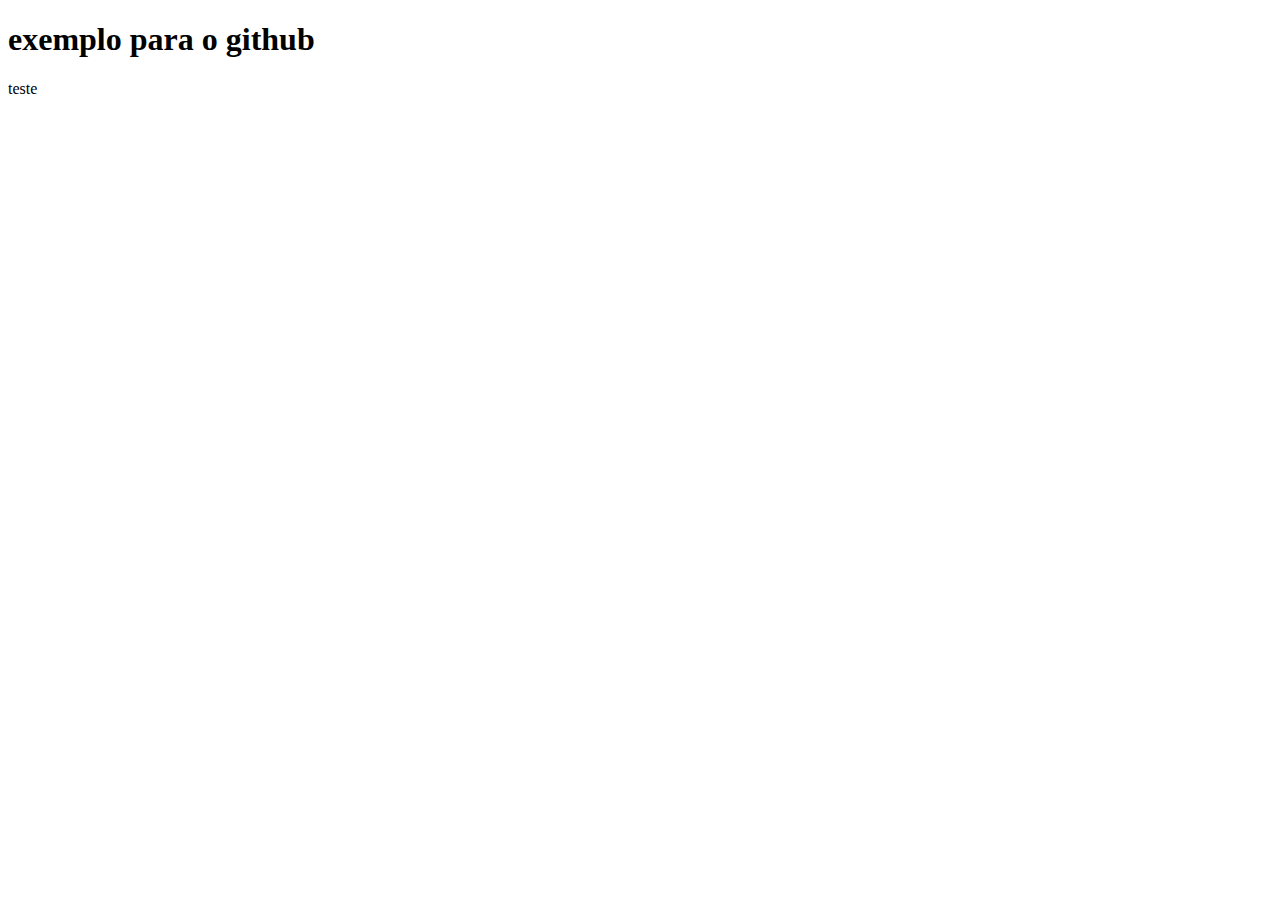
<file: index.html>
<!DOCTYPE html>
<html lang="en">
<head>
    <meta charset="UTF-8">
    <meta name="viewport" content="width=device-width, initial-scale=1.0">
    <title>Document</title>
</head>
<body>
    <h1>exemplo para o github</h1>
    <p>teste</p>
</body>
</html>
</file>
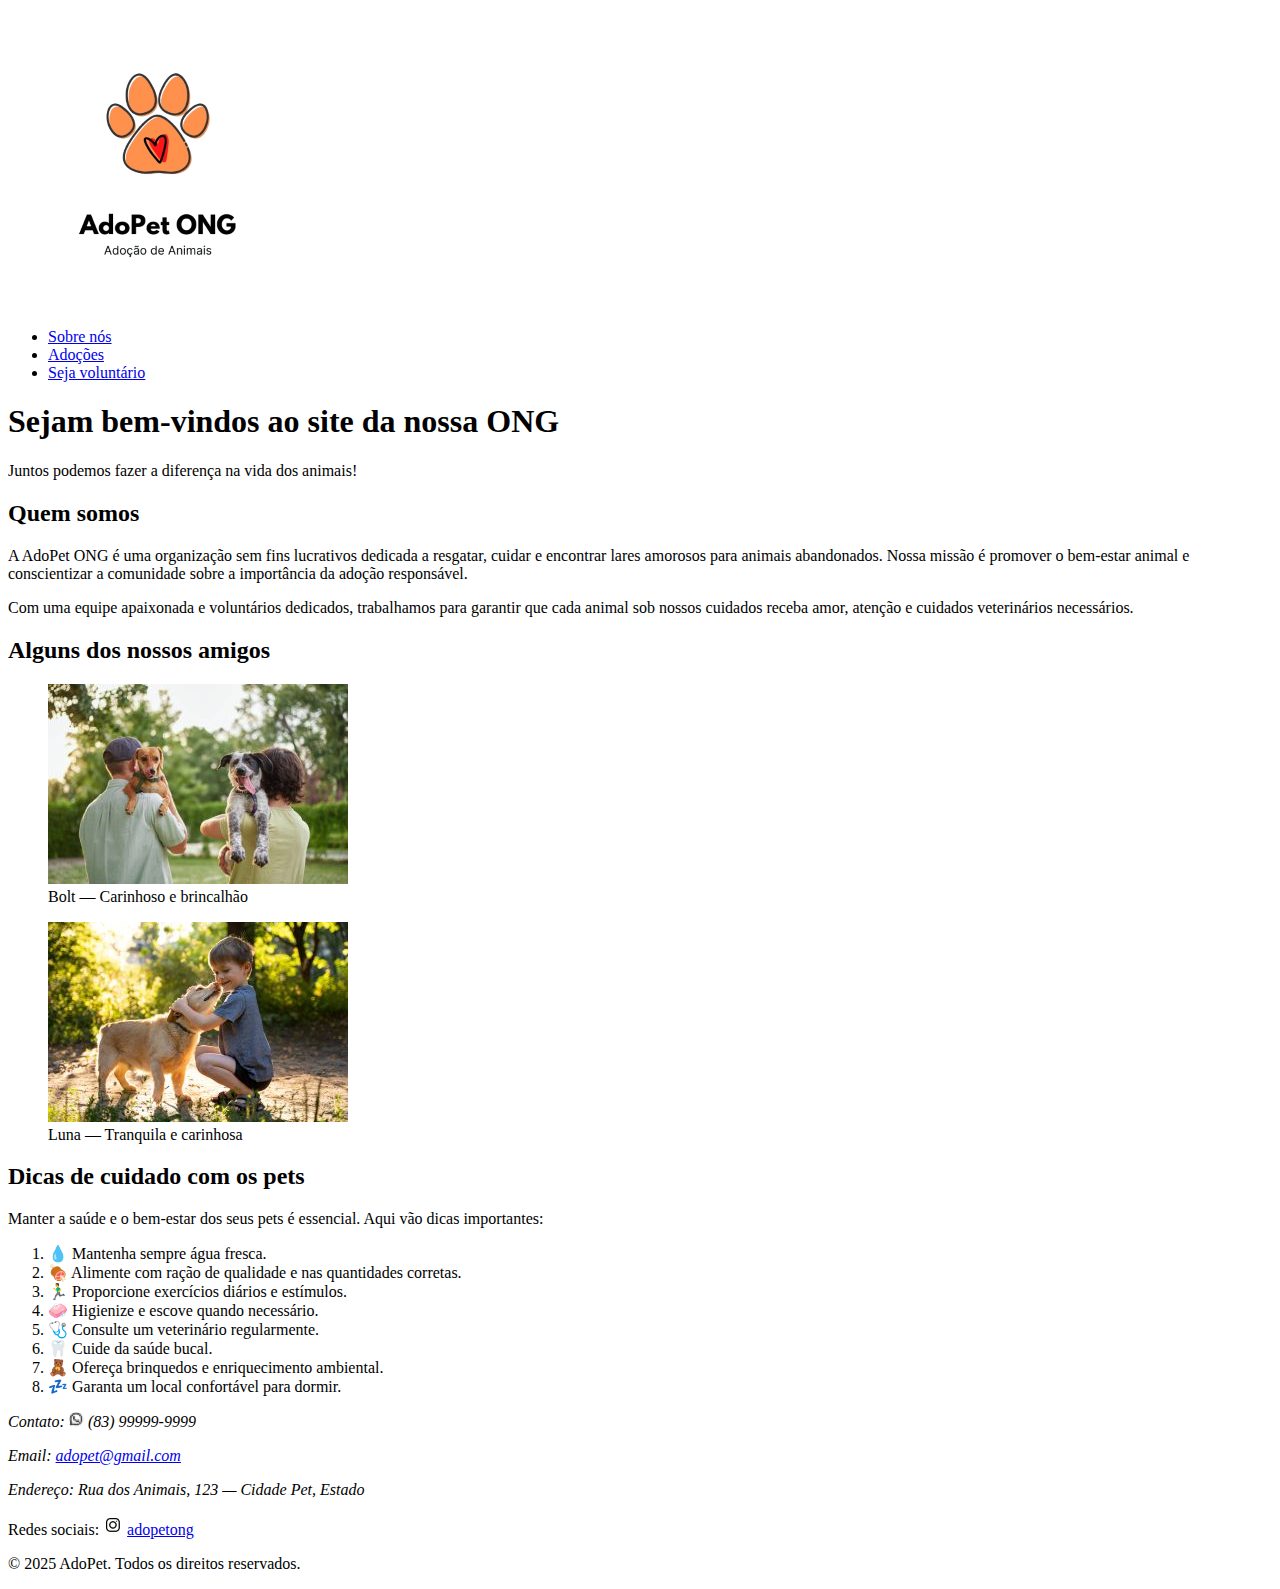
<file: parte1/index.html>
<!DOCTYPE html>
<html lang="pt-BR">
<head>
  <meta charset="utf-8" />
  <meta name="viewport" content="width=device-width,initial-scale=1" />
  <title>AdoPet ONG — Resgate e Adoção</title>
  
</head>
<body>
  <header class="site-header">
    <div class="container header-inner">
      <a href="index.html" class="brand" aria-label="Página inicial AdoPet">
        <img src="./img/logo.png" alt="Logotipo AdoPet" class="logo">
      </a>

      <nav class="main-nav" aria-label="Menu principal">

        <ul id="menu-list" class="menu-list">
          <li><a href="./sobre.html">Sobre nós</a></li>
          <li><a href="./adocao.html">Adoções</a></li>
          <li><a href="./voluntario.html">Seja voluntário</a></li>
        </ul>
      </nav>
    </div>

    <div class="hero container">
      <h1>Sejam bem-vindos ao site da nossa ONG</h1>
      <p class="lead">Juntos podemos fazer a diferença na vida dos animais!</p>
    </div>
  </header>

  <main class="container site-main" id="main-content">
    <section class="about">
      <h2>Quem somos</h2>
      <p>A AdoPet ONG é uma organização sem fins lucrativos dedicada a resgatar, cuidar e encontrar lares amorosos para animais abandonados. Nossa missão é promover o bem-estar animal e conscientizar a comunidade sobre a importância da adoção responsável.</p>

      <p>Com uma equipe apaixonada e voluntários dedicados, trabalhamos para garantir que cada animal sob nossos cuidados receba amor, atenção e cuidados veterinários necessários.</p>
    </section>

    <section class="galeria">
      <h2>Alguns dos nossos amigos</h2>
      <div class="grid-images">
        <figure>
          <img src="./img/1.jpg" alt="Cachorro disponível para adoção" class="responsive-img">
          <figcaption>Bolt — Carinhoso e brincalhão</figcaption>
        </figure>

        <figure>
          <img src="./img/2.jpg" alt="Gato disponível para adoção" class="responsive-img">
          <figcaption>Luna — Tranquila e carinhosa</figcaption>
        </figure>
      </div>
    </section>

    <aside class="sidebar" aria-labelledby="dicas-title">
      <h2 id="dicas-title">Dicas de cuidado com os pets</h2>
      <p>Manter a saúde e o bem-estar dos seus pets é essencial. Aqui vão dicas importantes:</p>
      <ol>
        <li>💧 Mantenha sempre água fresca.</li>
        <li>🍖 Alimente com ração de qualidade e nas quantidades corretas.</li>
        <li>🏃‍♂️ Proporcione exercícios diários e estímulos.</li>
        <li>🧼 Higienize e escove quando necessário.</li>
        <li>🩺 Consulte um veterinário regularmente.</li>
        <li>🦷 Cuide da saúde bucal.</li>
        <li>🧸 Ofereça brinquedos e enriquecimento ambiental.</li>
        <li>💤 Garanta um local confortável para dormir.</li>
      </ol>
    </aside>
  </main>

  <footer class="site-footer">
    <div class="container footer-inner">
      <address>
        <p>Contato: <img src="./img/icons8-whatsapp-24.png" alt="" aria-hidden="true"> (83) 99999-9999</p>
        <p>Email: <a href="mailto:adopet@gmail.com">adopet@gmail.com</a></p>
        <p>Endereço: Rua dos Animais, 123 — Cidade Pet, Estado</p>
      </address>

      <p>Redes sociais: <img src="./img/icons8-instagram-32.png" alt="" aria-hidden="true"> <a href="https://instagram.com/adopetong" target="_blank" rel="noopener noreferrer">adopetong</a></p>

      <p>© 2025 AdoPet. Todos os direitos reservados.</p>
    </div>
  </footer>
</file>
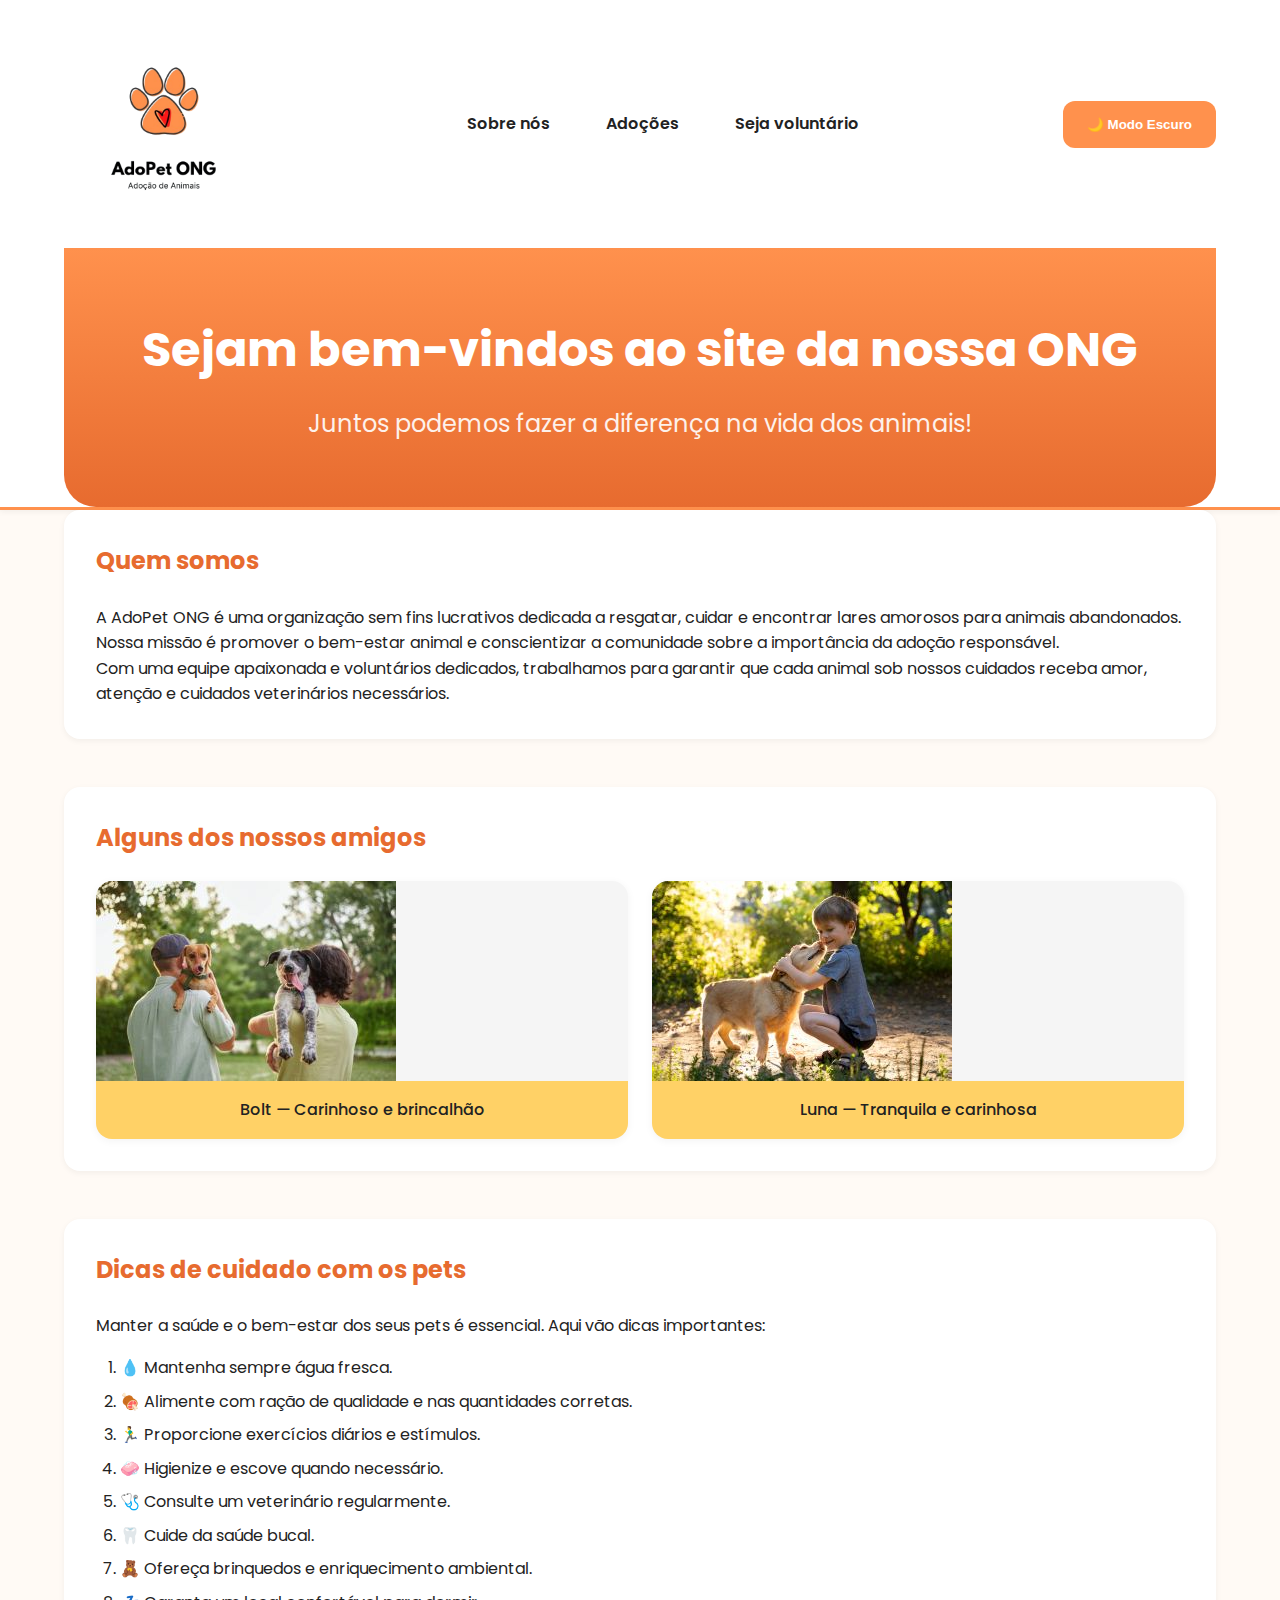
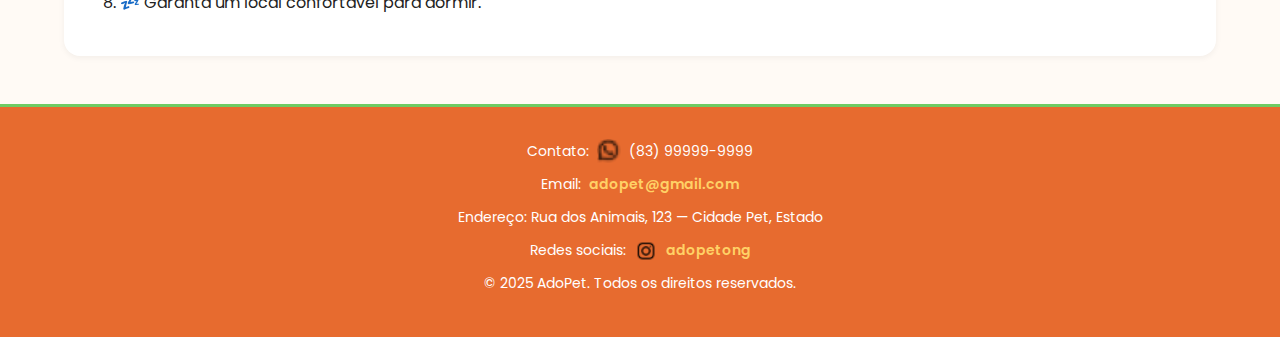
<file: parte3/index.html>
<!DOCTYPE html>
<html lang="pt-BR">
<head>
  <meta charset="utf-8" />
  <meta name="viewport" content="width=device-width,initial-scale=1" />
  <meta name="description" content="AdoPet — ONG dedicada ao resgate e adoção de animais. Junte-se a nós para transformar vidas!">
  <meta name="keywords" content="adoção de animais, ONG, resgate de pets, voluntariado, cães, gatos">
  <meta name="author" content="AdoPet ONG">
  <meta property="og:title" content="AdoPet ONG — Resgate e Adoção">
  <meta property="og:description" content="Adote um amigo e faça a diferença! Conheça nossos projetos e voluntários.">
  <meta property="og:image" content="https://seudominio.com/img/capa.jpg">
  <meta property="og:type" content="website">
  <title>AdoPet ONG — Resgate e Adoção</title>
  <link rel="stylesheet" href="./style-index.css" />
  <link href="https://fonts.googleapis.com/css2?family=Poppins:wght@400;500;600&display=swap" rel="stylesheet">
</head>
<body>
  <header class="site-header">
    <div class="container header-inner">
      <a href="index.html" class="brand" aria-label="Página inicial AdoPet">
        <img src="./img/logo.png" alt="Logotipo AdoPet" class="logo">
      </a>

<nav class="main-nav" aria-label="Menu principal">
  <input type="checkbox" id="menu-toggle" class="menu-toggle" aria-label="Abrir menu">
  <label for="menu-toggle" class="menu-icon">
    <span></span>
    <span></span>
    <span></span>
  </label>

  <ul id="menu-list" class="menu-list">
    <li><a href="./sobre.html">Sobre nós</a></li>
    <li><a href="./adocao.html">Adoções</a></li>
    <li><a href="./cadastro.html">Seja voluntário</a></li>
  </ul>
</nav>

<button id="toggle-tema" class="btn-tema" aria-label="Alternar modo escuro ou claro">🌙 Modo Escuro</button>

    </div>

    <div class="hero container">
      <h1>Sejam bem-vindos ao site da nossa ONG</h1>
      <p class="lead">Juntos podemos fazer a diferença na vida dos animais!</p>
    </div>
  </header>

  <main class="container site-main" id="main-content">
    <section class="about">
      <h2>Quem somos</h2>
      <p>A AdoPet ONG é uma organização sem fins lucrativos dedicada a resgatar, cuidar e encontrar lares amorosos para animais abandonados. Nossa missão é promover o bem-estar animal e conscientizar a comunidade sobre a importância da adoção responsável.</p>

      <p>Com uma equipe apaixonada e voluntários dedicados, trabalhamos para garantir que cada animal sob nossos cuidados receba amor, atenção e cuidados veterinários necessários.</p>
    </section>

    <section class="galeria">
      <h2>Alguns dos nossos amigos</h2>
      <div class="grid-images">
        <figure>
          <img src="./img/1.jpg" alt="Cachorro disponível para adoção" class="responsive-img">
          <figcaption>Bolt — Carinhoso e brincalhão</figcaption>
        </figure>

        <figure>
          <img src="./img/2.jpg" alt="Gato disponível para adoção" class="responsive-img">
          <figcaption>Luna — Tranquila e carinhosa</figcaption>
        </figure>
      </div>
    </section>

    <aside class="sidebar" aria-labelledby="dicas-title">
      <h2 id="dicas-title">Dicas de cuidado com os pets</h2>
      <p>Manter a saúde e o bem-estar dos seus pets é essencial. Aqui vão dicas importantes:</p>
      <ol>
        <li>💧 Mantenha sempre água fresca.</li>
        <li>🍖 Alimente com ração de qualidade e nas quantidades corretas.</li>
        <li>🏃‍♂️ Proporcione exercícios diários e estímulos.</li>
        <li>🧼 Higienize e escove quando necessário.</li>
        <li>🩺 Consulte um veterinário regularmente.</li>
        <li>🦷 Cuide da saúde bucal.</li>
        <li>🧸 Ofereça brinquedos e enriquecimento ambiental.</li>
        <li>💤 Garanta um local confortável para dormir.</li>
      </ol>
    </aside>
  </main>

   <footer class="site-footer">
      <div class="container footer-inner">
        <address>
          <p>Contato: <img src="./img/icons8-whatsapp-24.png" class="icon" alt="" aria-hidden="true"> (83) 99999-9999</p>
          <p>Email: <a href="mailto:adopet@gmail.com">adopet@gmail.com</a></p>
          <p>Endereço: Rua dos Animais, 123 — Cidade Pet, Estado</p>
           <p>Redes sociais: <img src="./img/icons8-instagram-32.png" class="icon" alt="" aria-hidden="true"> <a href="https://instagram.com/adopetong" target="_blank" rel="noopener noreferrer">adopetong</a></p>
           <p>© 2025 AdoPet. Todos os direitos reservados.</p>
        </address>
      </div>
    </footer>
  </footer>

  <script src="./script-index.js"></script>

</body>
</html>
</file>
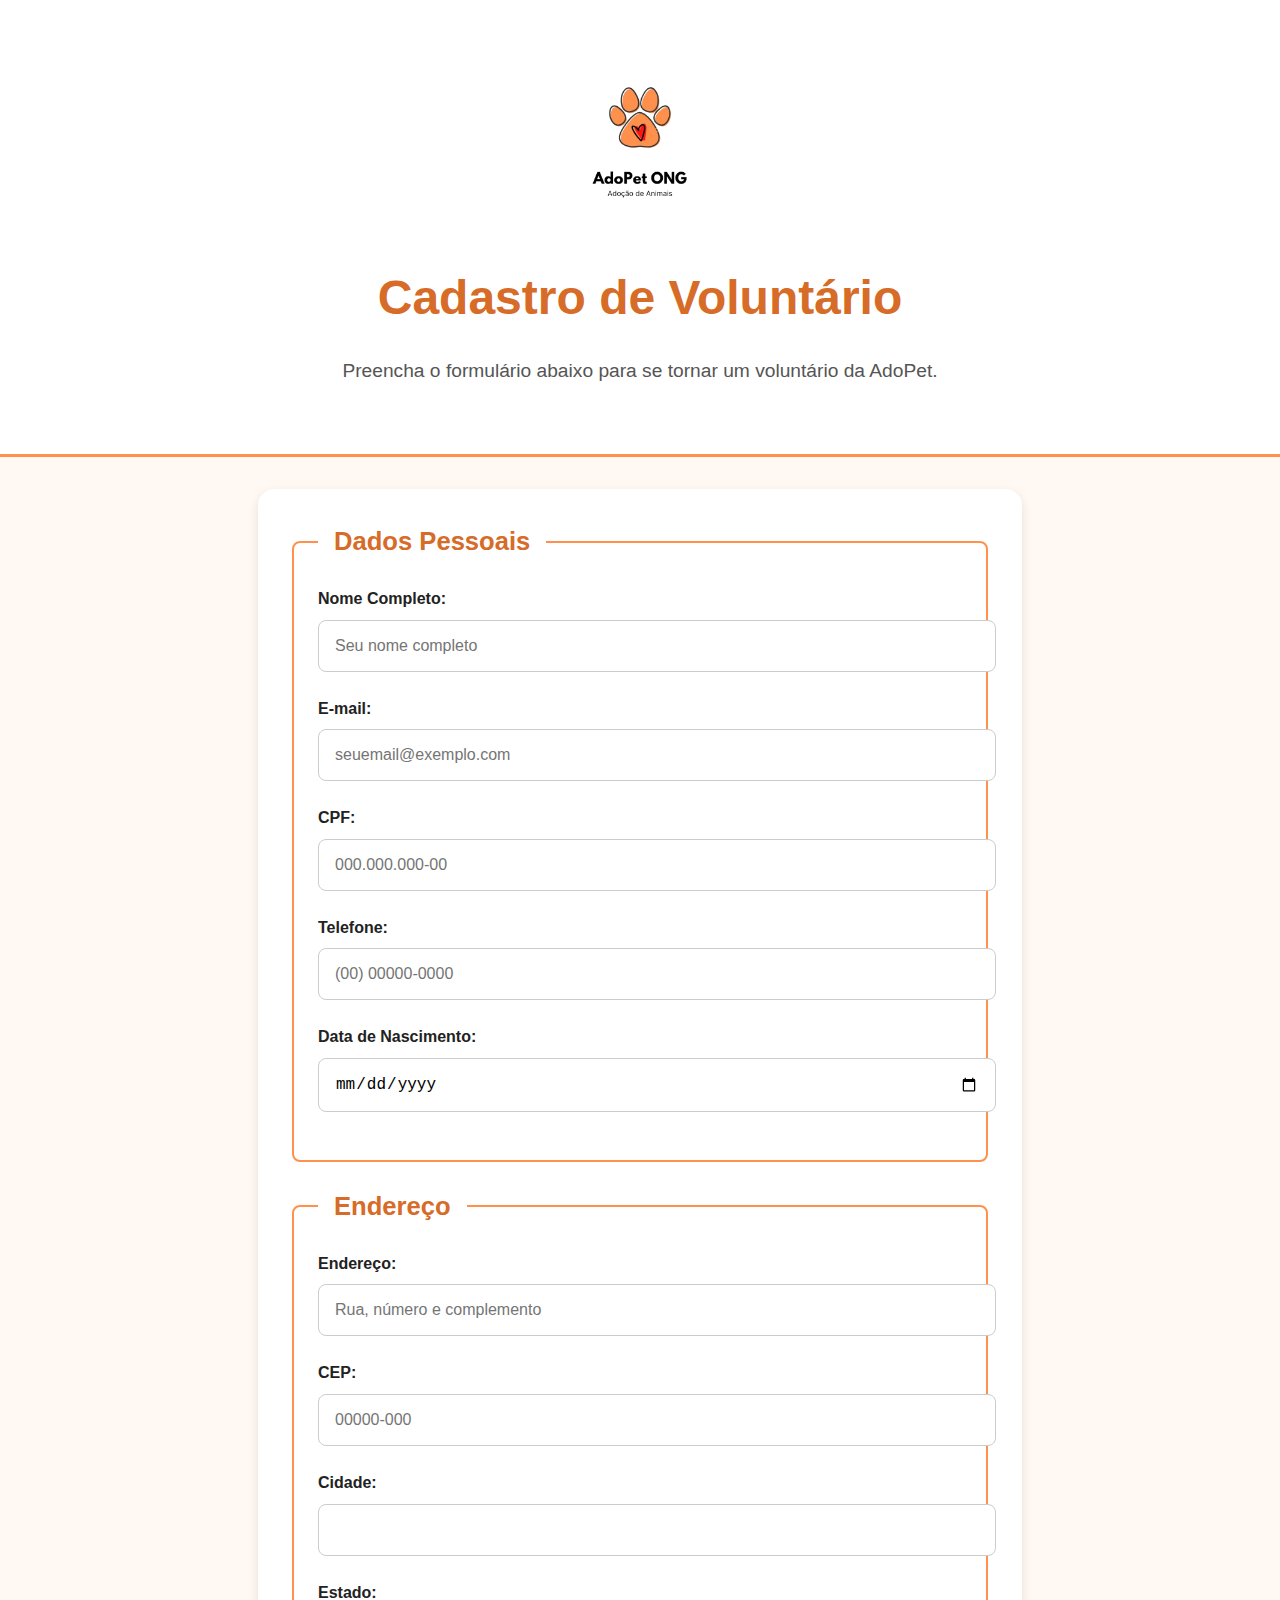
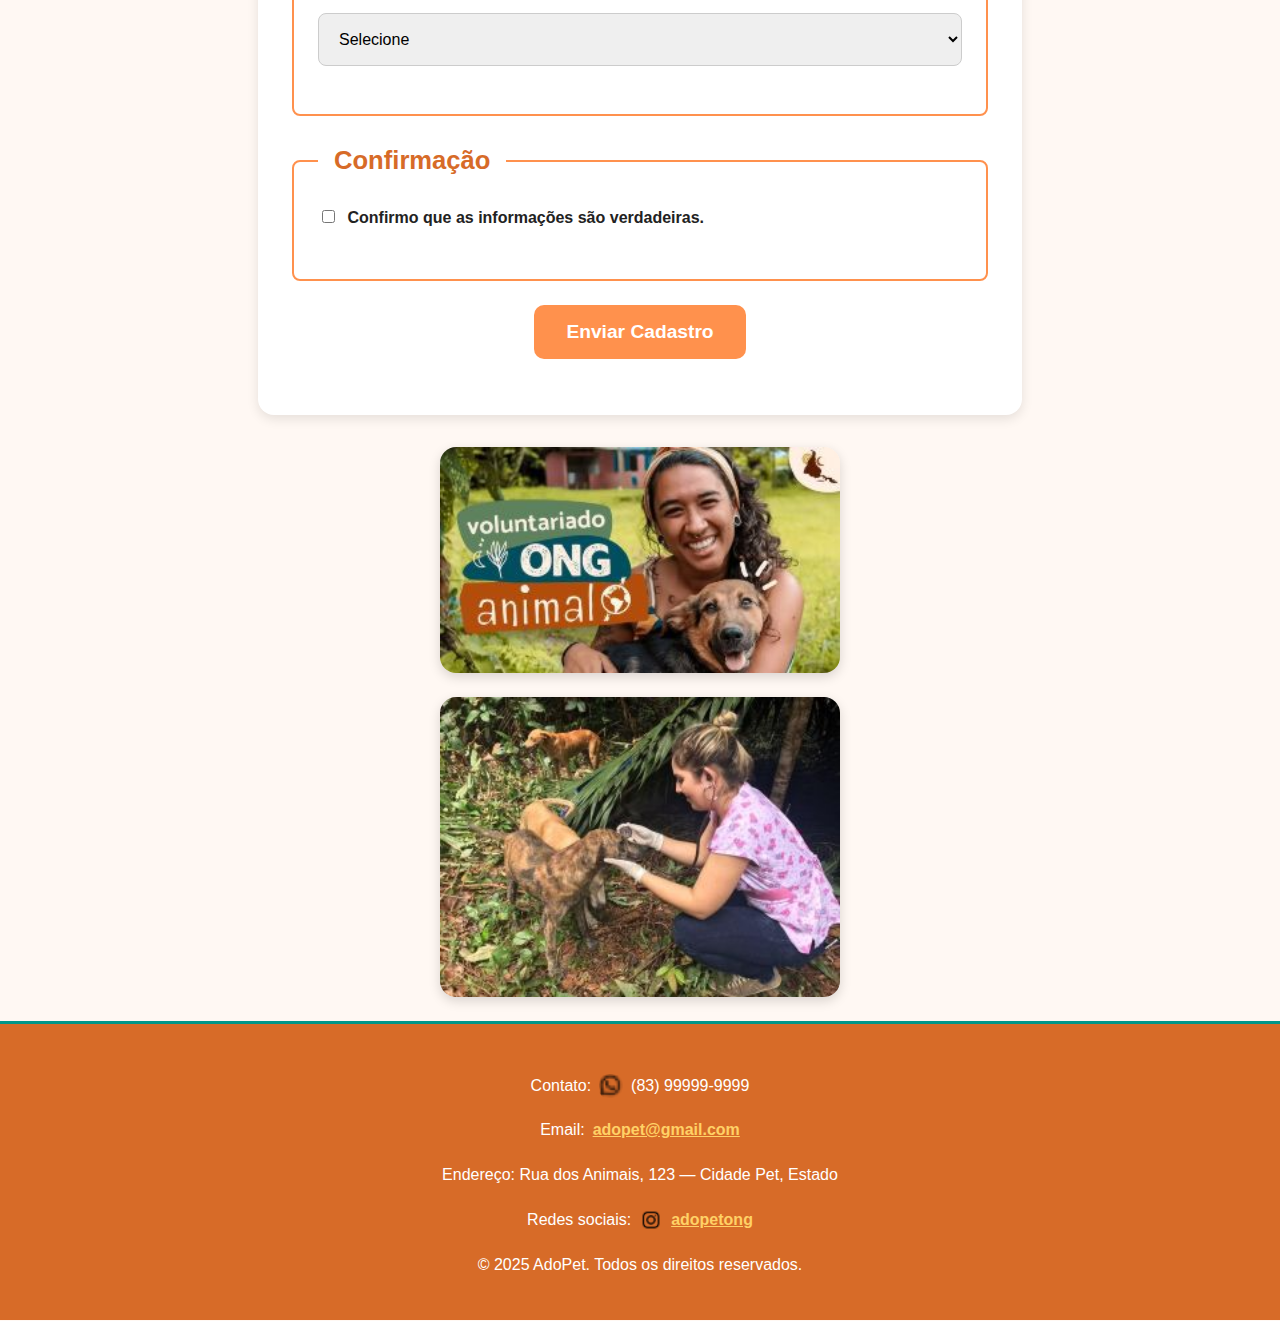
<file: cadastro.html>
<!DOCTYPE html>
<html lang="pt-BR">
<head>
  <meta charset="utf-8">
  <meta name="viewport" content="width=device-width, initial-scale=1.0">
  <title>Cadastro de Voluntário — AdoPet ONG</title>
  <meta name="description" content="Formulário de cadastro para voluntários da AdoPet ONG.">
  <meta name="description" content="AdoPet — ONG dedicada ao resgate e adoção de animais. Junte-se a nós para transformar vidas!">
  <meta name="keywords" content="adoção de animais, ONG, resgate de pets, voluntariado, cães, gatos">
  <meta name="author" content="AdoPet ONG">
  <meta property="og:title" content="AdoPet ONG — Resgate e Adoção">
  <meta property="og:description" content="Adote um amigo e faça a diferença! Conheça nossos projetos e voluntários.">
  <meta property="og:image" content="https://seudominio.com/img/capa.jpg">
  <meta property="og:type" content="website">
  <link rel="stylesheet" href="./css/style-cadastro.css">
</head>

<body>
  <header>
    <img src="./img/logo.png" alt="">
        <section class="hero container">
           <h1>Cadastro de Voluntário</h1>
           <p>Preencha o formulário abaixo para se tornar um voluntário da AdoPet.</p>
        </section>

  </header>


  <main class="container site-main">


      <form action="">
        
        <!-- Agrupamento lógico: dados pessoais -->
        <fieldset>
          <legend>Dados Pessoais</legend>

          <label for="nome">Nome Completo:</label>
          <input type="text" id="nome" name="nome" placeholder="Seu nome completo" required minlength="5">

          <label for="email">E-mail:</label>
          <input type="email" id="email" name="email" placeholder="seuemail@exemplo.com" required>

          <label for="cpf">CPF:</label>
          <input type="text" id="cpf" name="cpf" placeholder="000.000.000-00"
                 pattern="\d{3}\.\d{3}\.\d{3}-\d{2}" 
                 title="Formato esperado: 000.000.000-00" required>

          <label for="telefone">Telefone:</label>
          <input type="tel" id="telefone" name="telefone" placeholder="(00) 00000-0000"
                 pattern="\(\d{2}\)\s?\d{4,5}-\d{4}"
                 title="Formato esperado: (00) 00000-0000" required>

          <label for="nascimento">Data de Nascimento:</label>
          <input type="date" id="nascimento" name="nascimento" required>
        </fieldset>

        <!-- Agrupamento lógico: endereço -->
        <fieldset>
          <legend>Endereço</legend>

          <label for="endereco">Endereço:</label>
          <input type="text" id="endereco" name="endereco" placeholder="Rua, número e complemento" required>

          <label for="cep">CEP:</label>
          <input type="text" id="cep" name="cep" placeholder="00000-000"
                 pattern="\d{5}-\d{3}"
                 title="Formato esperado: 00000-000" required>

          <label for="cidade">Cidade:</label>
          <input type="text" id="cidade" name="cidade" required>

          <label for="estado">Estado:</label>
          <select id="estado" name="estado" required>
            <option value="">Selecione</option>
            <option value="PB">Paraíba</option>
            <option value="PE">Pernambuco</option>
            <option value="RN">Rio Grande do Norte</option>
            <option value="CE">Ceará</option>
            <option value="BA">Bahia</option>
          </select>
        </fieldset>

        <!-- Confirmação -->
        <fieldset>
          <legend>Confirmação</legend>
          <label>
            <input type="checkbox" name="aceito" required>
            Confirmo que as informações são verdadeiras.
          </label>
        </fieldset>

        <button>Enviar Cadastro</button>
      </form>
    </section>

    <img src="./img/voluntario1.jpg" alt="Imagem de voluntários ajudando animais">
    <img src="./img/volunario2.jpg" alt="Imagem de voluntários ajudando animais">
  </main>

   <footer class="site-footer">
      <div class="container footer-inner">
        <address>
          <p>Contato: <img src="./img/icons8-whatsapp-24.png" alt="" aria-hidden="true"> (83) 99999-9999</p>
          <p>Email: <a href="mailto:adopet@gmail.com">adopet@gmail.com</a></p>
          <p>Endereço: Rua dos Animais, 123 — Cidade Pet, Estado</p>
           <p>Redes sociais: <img src="./img/icons8-instagram-32.png" alt="" aria-hidden="true"> <a href="https://instagram.com/adopetong" target="_blank" rel="noopener noreferrer">adopetong</a></p>
           <p>© 2025 AdoPet. Todos os direitos reservados.</p>
        </address>
      </div>
    </footer>

    <script src="./js/script-cadastro.js"></script>

</body>
</html>
</file>
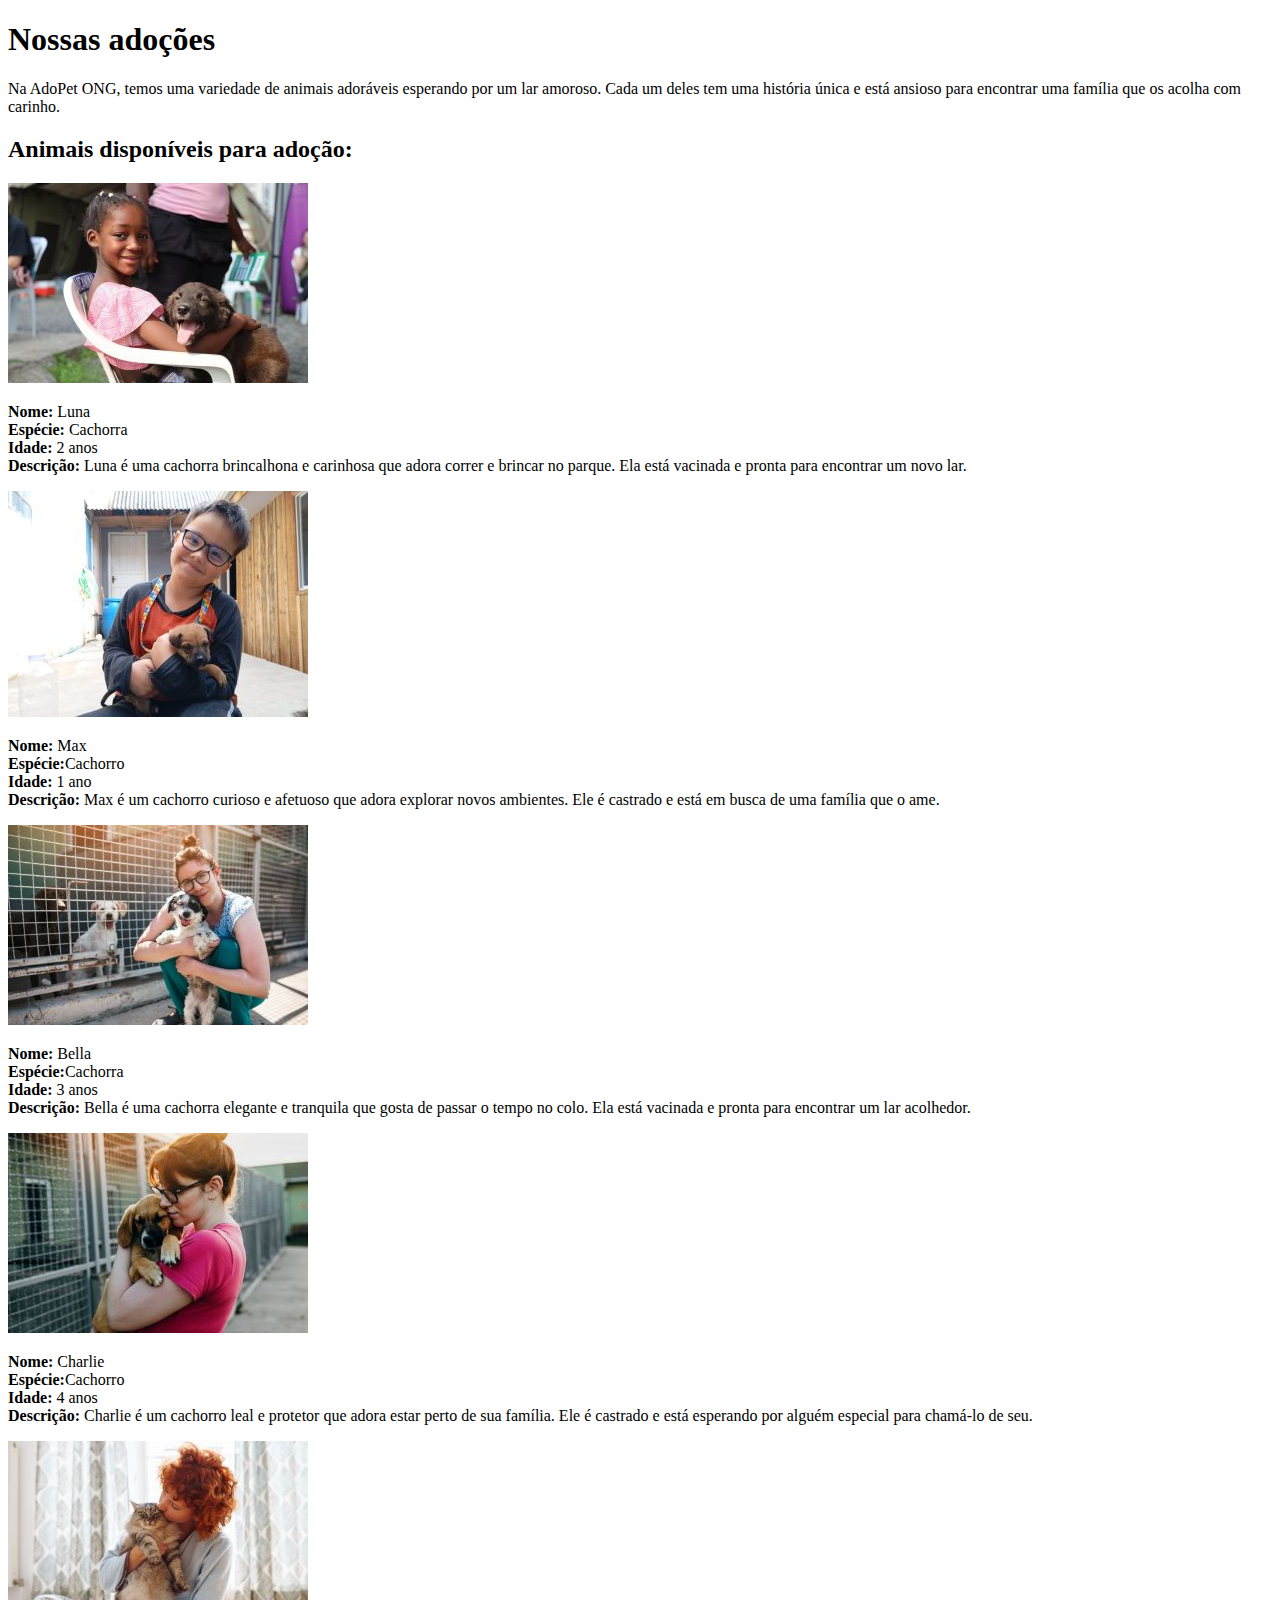
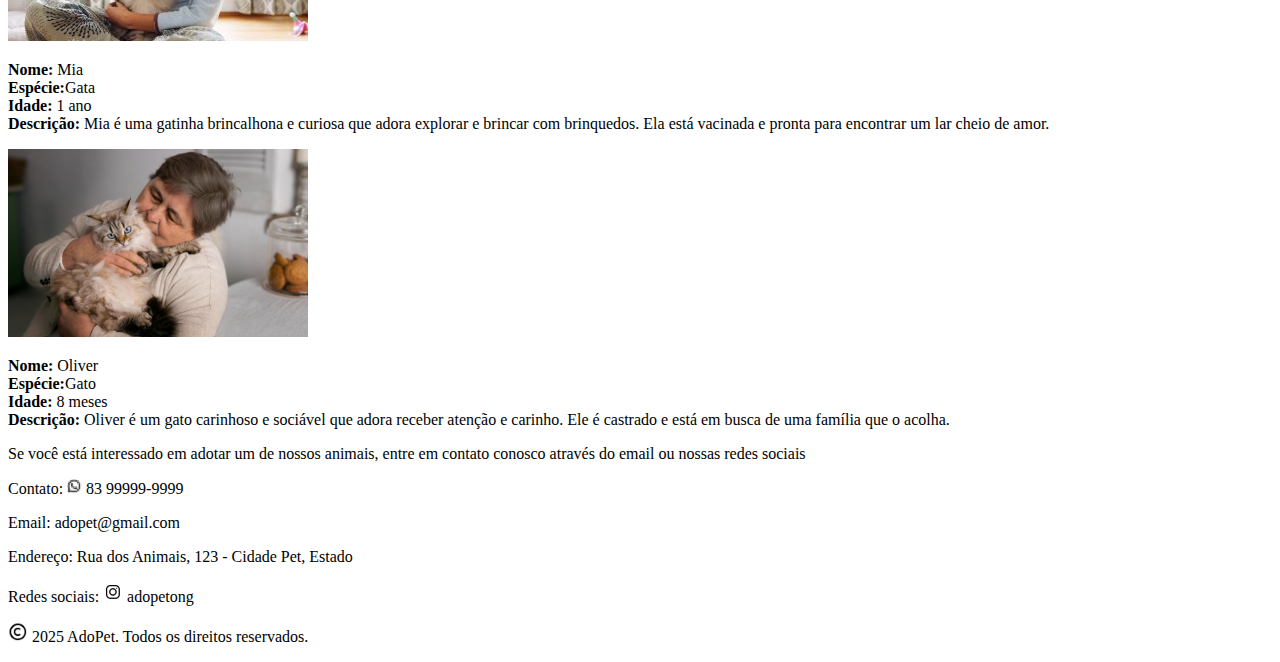
<file: parte1/adocao.html>
<!DOCTYPE html>
<html lang="pt-br">
<head>
    <meta charset="UTF-8">
    <meta name="viewport" content="width=device-width, initial-scale=1.0">
    <title>Adoções</title>
</head>
<body>
        <header>
            <h1>Nossas adoções</h1>
            <p>Na AdoPet ONG, temos uma variedade de animais adoráveis esperando por um lar amoroso. Cada um deles tem uma história única e está ansioso para encontrar uma família que os acolha com carinho.</p>
        </header>
        <main>
            <h2>Animais disponíveis para adoção:</h2>
            <img src="./img/adocao1.jpg" alt="Isto é uma de uma cachorra para adoção">
            <p><strong>Nome:</strong> Luna<br>
            <strong>Espécie:</strong> Cachorra<br>
            <strong>Idade:</strong> 2 anos<br>
            <strong>Descrição:</strong> Luna é uma cachorra brincalhona e carinhosa que adora correr e brincar no parque. Ela está vacinada e pronta para encontrar um novo lar.</p>
            <img src="./img/adocao2.jpg" alt="Isto é uma imagem de um cachorro para adoção">
            <p><strong>Nome:</strong> Max<br> 
            <strong>Espécie:</strong>Cachorro<br>
            <strong>Idade:</strong> 1 ano<br>
            <strong>Descrição:</strong> Max é um cachorro curioso e afetuoso que adora explorar novos ambientes. Ele é castrado e está em busca de uma família que o ame.</p>
            <img src="./img/adocao3.jpg" alt="Isto é uma imagem de uma cachorra para adoção">
            <p><strong>Nome:</strong> Bella<br>
            <strong>Espécie:</strong>Cachorra<br>
            <strong>Idade:</strong> 3 anos<br>
            <strong>Descrição:</strong> Bella é uma cachorra elegante e tranquila que gosta de passar o tempo no colo. Ela está vacinada e pronta para encontrar um lar acolhedor.</p>
            <img src="./img/adocao4.jpg" alt="Isto é uma imagem de um cachorro para adoção">
            <p><strong>Nome:</strong> Charlie<br>
            <strong>Espécie:</strong>Cachorro<br>
            <strong>Idade:</strong> 4 anos<br>
            <strong>Descrição:</strong> Charlie é um cachorro leal e protetor que adora estar perto de sua família. Ele é castrado e está esperando por alguém especial para chamá-lo de seu.</p>
            <img src="./img/adocao5.jpg" alt="Isto é uma imagem de uma gatinha para adoção">
            <p><strong>Nome:</strong> Mia<br>
            <strong>Espécie:</strong>Gata<br>
            <strong>Idade:</strong> 1 ano<br>
            <strong>Descrição:</strong> Mia é uma gatinha brincalhona e curiosa que adora explorar e brincar com brinquedos. Ela está vacinada e pronta para encontrar um lar cheio de amor.</p>
            <img src="./img/adocao6.png" alt="Isto é uma imagem de um gato para adoção">
            <p><strong>Nome:</strong> Oliver<br>
            <strong>Espécie:</strong>Gato<br>
            <strong>Idade:</strong> 8 meses<br>
            <strong>Descrição:</strong> Oliver é um gato carinhoso e sociável que adora receber atenção e carinho. Ele é castrado e está em busca de uma família que o acolha.</p>
            
            <p>Se você está interessado em adotar um de nossos animais, entre em contato conosco através do email ou nossas redes sociais</p>
        </main>
        <footer>
                    <p>Contato: <img src="./img/icons8-whatsapp-24.png" alt="icone do WhatsApp"> 83 99999-9999</p>
        <p>Email: adopet@gmail.com</p>
        <p>Endereço: Rua dos Animais, 123 - Cidade Pet, Estado</p>
        <p>Redes sociais: <img src="./img/icons8-instagram-32.png" alt="icone do instagram"> adopetong</p>
        <p><img src="./img/icons8-c-24.png" alt=""> 2025 AdoPet. Todos os direitos reservados.</p>
        </footer>
</body>
</html>
</file>
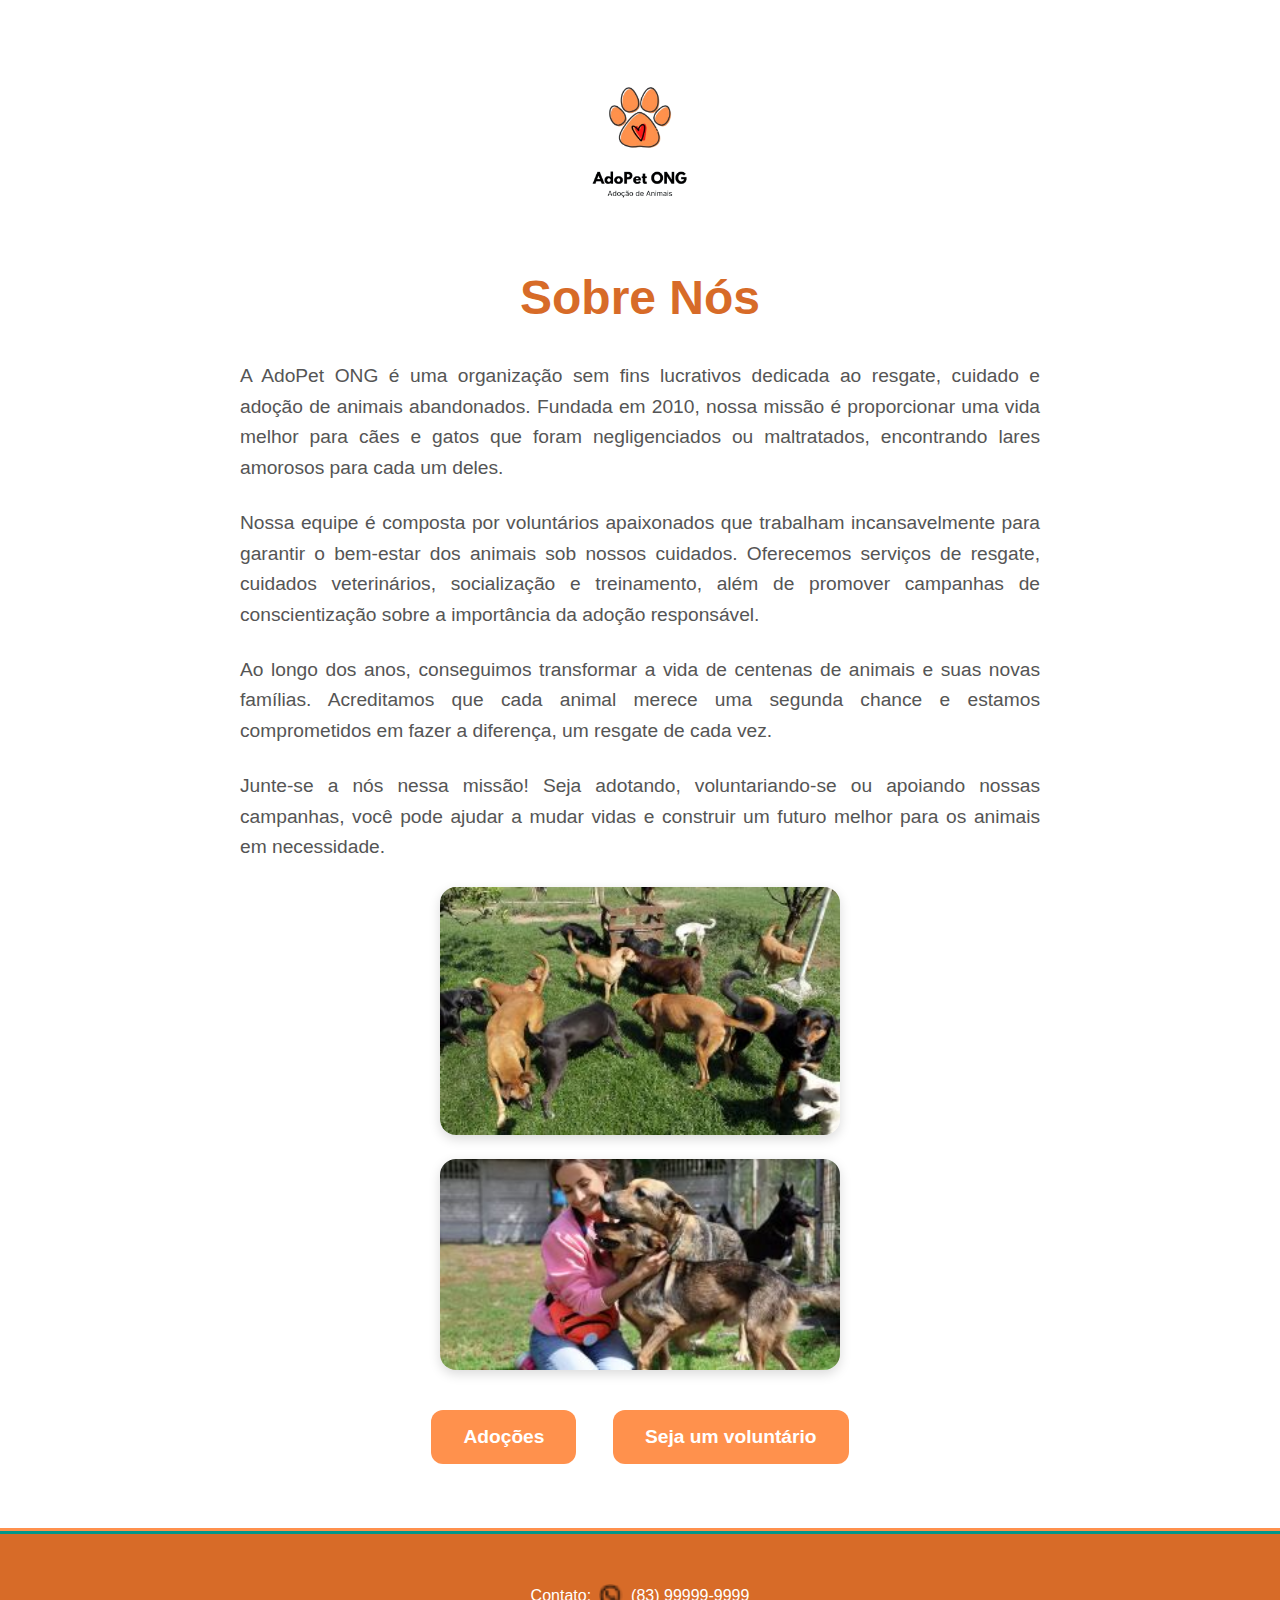
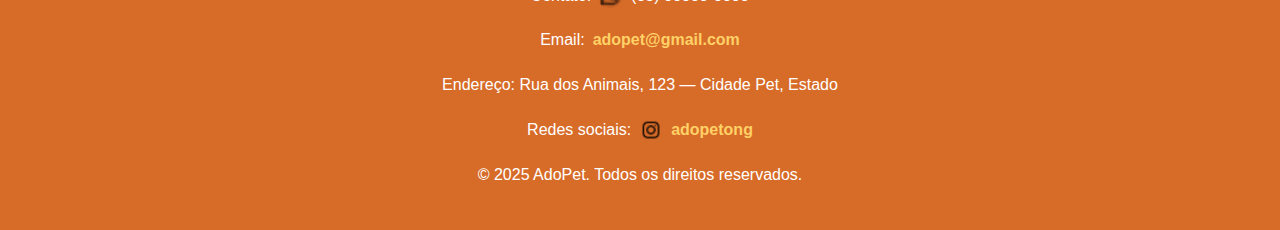
<file: parte1/sobre.html>
<!DOCTYPE html>
<html lang="pt-br">
<head>
    <meta charset="UTF-8">
    <meta name="viewport" content="width=device-width, initial-scale=1.0">
    <meta name="description" content="AdoPet — ONG dedicada ao resgate e adoção de animais. Junte-se a nós para transformar vidas!">
    <meta name="keywords" content="adoção de animais, ONG, resgate de pets, voluntariado, cães, gatos">
    <meta name="author" content="AdoPet ONG">
    <meta property="og:title" content="AdoPet ONG — Resgate e Adoção">
    <meta property="og:description" content="Adote um amigo e faça a diferença! Conheça nossos projetos e voluntários.">
    <meta property="og:image" content="https://seudominio.com/img/capa.jpg">
    <meta property="og:type" content="website">
    <title>Sobre Nós</title>
    <link rel="stylesheet" href="/parte2/style-sobre.css">
</head>
<body>
    <header>
        <img src="./img/logo.png" alt="Logo da Ong">
        <h1>Sobre Nós</h1>
        <p>A AdoPet ONG é uma organização sem fins lucrativos dedicada ao resgate, cuidado e adoção de animais abandonados. Fundada em 2010, nossa missão é proporcionar uma vida melhor para cães e gatos que foram negligenciados ou maltratados, encontrando lares amorosos para cada um deles.</p>
        <p>Nossa equipe é composta por voluntários apaixonados que trabalham incansavelmente para garantir o bem-estar dos animais sob nossos cuidados. Oferecemos serviços de resgate, cuidados veterinários, socialização e treinamento, além de promover campanhas de conscientização sobre a importância da adoção responsável.</p>
        <p>Ao longo dos anos, conseguimos transformar a vida de centenas de animais e suas novas famílias. Acreditamos que cada animal merece uma segunda chance e estamos comprometidos em fazer a diferença, um resgate de cada vez.</p>
        <p>Junte-se a nós nessa missão! Seja adotando, voluntariando-se ou apoiando nossas campanhas, você pode ajudar a mudar vidas e construir um futuro melhor para os animais em necessidade.</p>
        <img src="./img/sobre.jpg" alt="Imagem de nossa ong">
        <img src="./img/sobre2.jpg" alt="imagem de nossa ong">
    
        <button>
            <a href="./adocao.html">Adoções</a>
        </button>

        <button>
            <a href="./cadastro.html">Seja um voluntário</a>
        </button>
    </header>

    <footer class="site-footer">
      <div class="container footer-inner">
        <address>
          <p>Contato: <img src="/parte1/img/icons8-whatsapp-24.png"class="icon" aria-hidden="true"> (83) 99999-9999</p>
          <p>Email: <a href="mailto:adopet@gmail.com">adopet@gmail.com</a></p>
          <p>Endereço: Rua dos Animais, 123 — Cidade Pet, Estado</p>
           <p>Redes sociais: <img src="/parte1/img/icons8-instagram-32.png" class="icon" alt="" aria-hidden="true"> <a href="https://instagram.com/adopetong" target="_blank" rel="noopener noreferrer">adopetong</a></p>
           <p>© 2025 AdoPet. Todos os direitos reservados.</p>
        </address>
      </div>
    </footer>
</body>
</html>
</file>
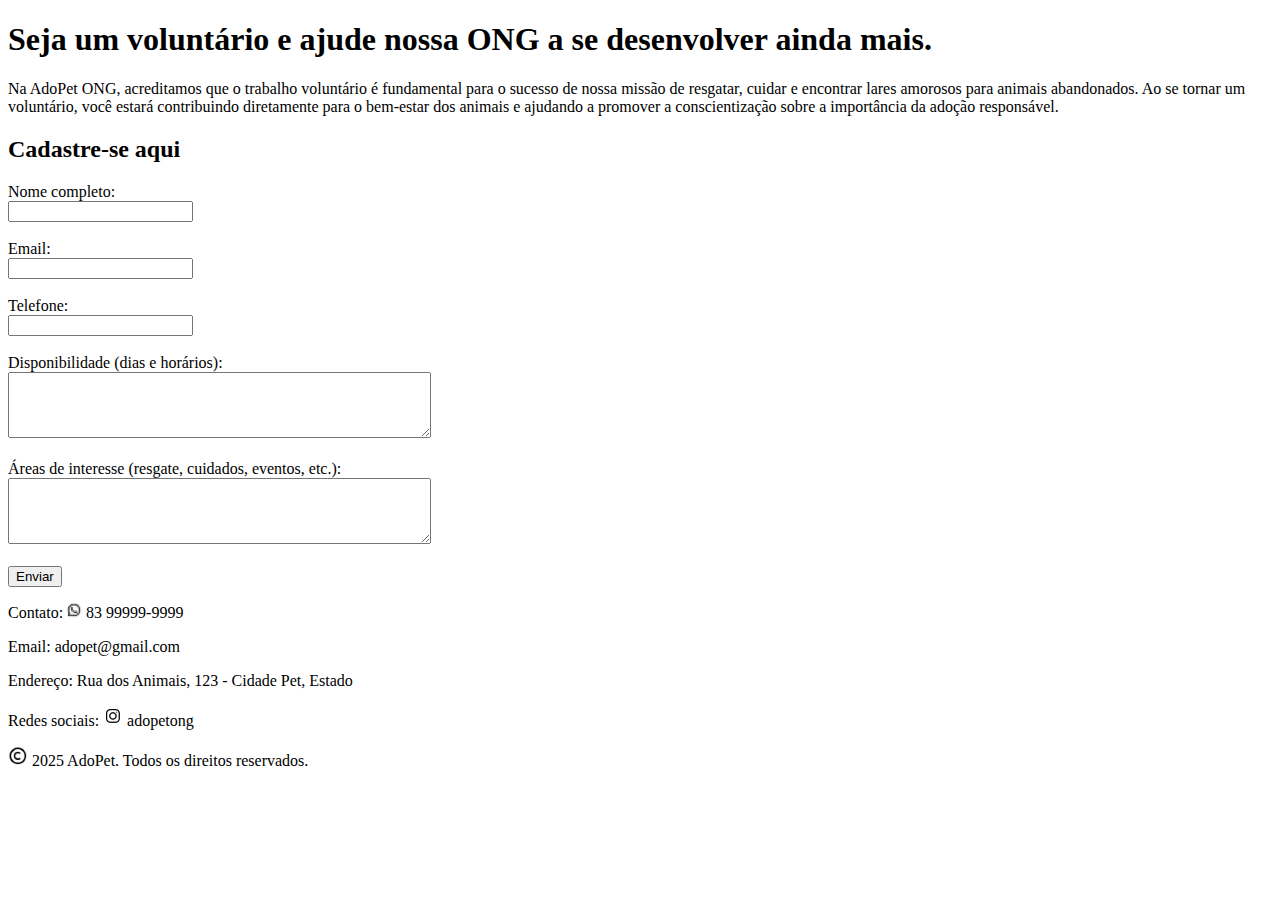
<file: parte1/voluntario.html>
<!DOCTYPE html>
<html lang="pt-br">
<head>
    <meta charset="UTF-8">
    <meta name="viewport" content="width=device-width, initial-scale=1.0">
    <title>Seja um voluntário</title>
</head>
<body>
    <header>
        <h1>Seja um  voluntário e ajude nossa ONG a se desenvolver ainda mais.</h1>
        <p>Na AdoPet ONG, acreditamos que o trabalho voluntário é fundamental para o sucesso de nossa missão de resgatar, cuidar e encontrar lares amorosos para animais abandonados. Ao se tornar um voluntário, você estará contribuindo diretamente para o bem-estar dos animais e ajudando a promover a conscientização sobre a importância da adoção responsável.</p>
        <h2>Cadastre-se aqui</h2>
    </header>
    <main>
        <form action="./voluntario.html"></form>
            <label for="nome">Nome completo:</label><br>
            <input type="text" id="nome" name="nome" required><br><br>

            <label for="email">Email:</label><br>
            <input type="email" id="email" name="email" required><br><br>

            <label for="telefone">Telefone:</label><br>
            <input type="tel" id="telefone" name="telefone" required><br><br>

            <label for="disponibilidade">Disponibilidade (dias e horários):</label><br>
            <textarea id="disponibilidade" name="disponibilidade" rows="4" cols="50" required></textarea><br><br>

            <label for="interesses">Áreas de interesse (resgate, cuidados, eventos, etc.):</label><br>
            <textarea id="interesses" name="interesses" rows="4" cols="50" required></textarea><br><br>

            <input type="submit" value="Enviar">
    </main>
    <footer>
        <p>Contato: <img src="./img/icons8-whatsapp-24.png" alt="icone do WhatsApp"> 83 99999-9999</p>
        <p>Email: adopet@gmail.com</p>
        <p>Endereço: Rua dos Animais, 123 - Cidade Pet, Estado</p>
        <p>Redes sociais: <img src="./img/icons8-instagram-32.png" alt="icone do instagram"> adopetong</p>
        <p><img src="./img/icons8-c-24.png" alt=""> 2025 AdoPet. Todos os direitos reservados.</p>
    </footer>
</body>
</html>
</file>
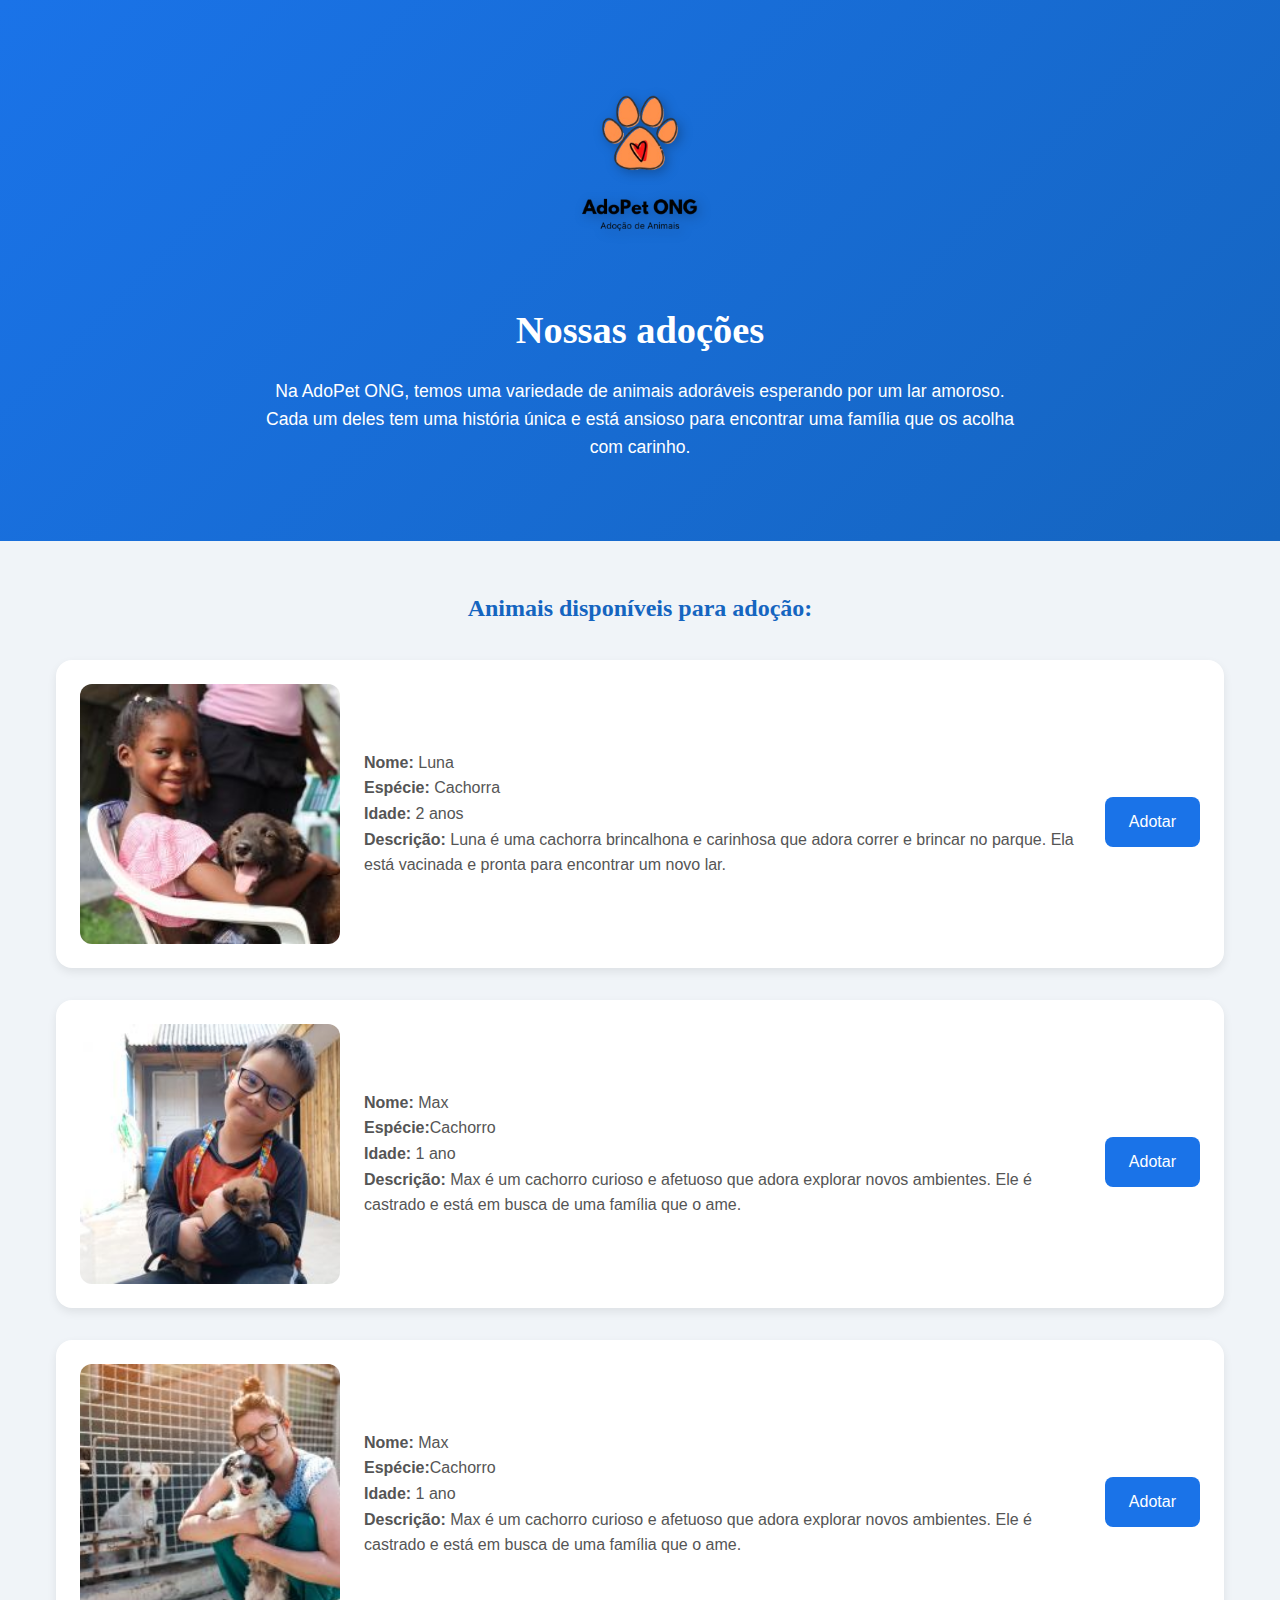
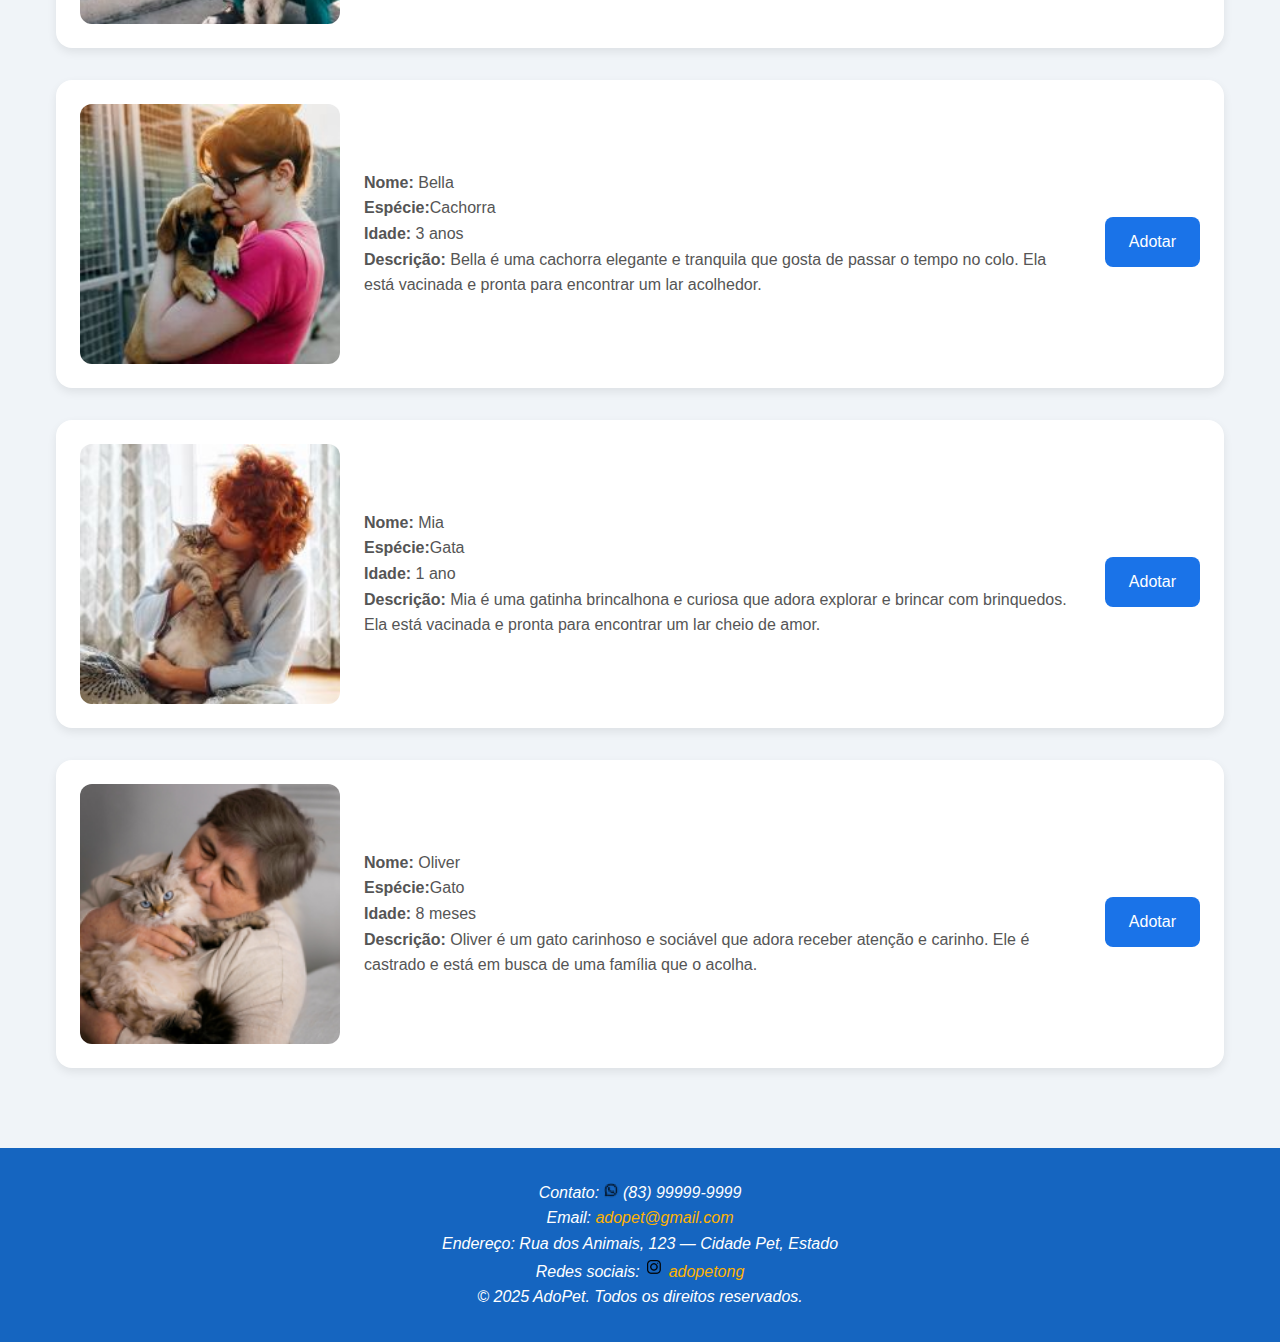
<file: parte3/adocao.html>
<!DOCTYPE html>
<html lang="pt-br">
<head>
    <meta charset="UTF-8">
    <meta name="viewport" content="width=device-width, initial-scale=1.0">
    <meta name="description" content="AdoPet — ONG dedicada ao resgate e adoção de animais. Junte-se a nós para transformar vidas!">
    <meta name="keywords" content="adoção de animais, ONG, resgate de pets, voluntariado, cães, gatos">
    <meta name="author" content="AdoPet ONG">
    <meta property="og:title" content="AdoPet ONG — Resgate e Adoção">
    <meta property="og:description" content="Adote um amigo e faça a diferença! Conheça nossos projetos e voluntários.">
    <meta property="og:image" content="https://seudominio.com/img/capa.jpg">
    <meta property="og:type" content="website">
    <title>Adoções</title>
    <link rel="stylesheet" href="./style-adocao.css">
</head>
<body>
   <header>
            <img src="/parte1/img/logo.png" alt="isto é o logo da AdoPet">
            <h1>Nossas adoções</h1>
            <p>Na AdoPet ONG, temos uma variedade de animais adoráveis esperando por um lar amoroso. Cada um deles tem uma história única e está ansioso para encontrar uma família que os acolha com carinho.</p>
   </header>
   <main>
            <h2>Animais disponíveis para adoção:</h2>
              <section class="section1">
                    <img src="./img/adocao1.jpg" alt="Isto é uma de uma cachorra para adoção">
                    <p><strong>Nome:</strong> Luna<br>
                    <strong>Espécie:</strong> Cachorra<br>
                    <strong>Idade:</strong> 2 anos<br>
                    <strong>Descrição:</strong> Luna é uma cachorra brincalhona e carinhosa que adora correr e brincar no parque. Ela está vacinada e pronta para encontrar um novo lar.</p>
                    <button type="submit">Adotar</button>
              </section>

              <section class="section2">
                    <img src="./img/adocao2.jpg" alt="Isto é uma imagem de um cachorro para adoção">
                    <p><strong>Nome:</strong> Max<br> 
                    <strong>Espécie:</strong>Cachorro<br>
                    <strong>Idade:</strong> 1 ano<br>
                    <strong>Descrição:</strong> Max é um cachorro curioso e afetuoso que adora explorar novos ambientes. Ele é castrado e está em busca de uma família que o ame.</p>
                    <button type="submit">Adotar</button>
              </section>

             <section class="section3">
                    <img src="./img/adocao3.jpg" alt="Isto é uma imagem de um cachorro para adoção">
                    <p><strong>Nome:</strong> Max<br> 
                    <strong>Espécie:</strong>Cachorro<br>
                    <strong>Idade:</strong> 1 ano<br>
                    <strong>Descrição:</strong> Max é um cachorro curioso e afetuoso que adora explorar novos ambientes. Ele é castrado e está em busca de uma família que o ame.</p>
                    <button type="submit">Adotar</button>
             </section>

             <section class="section4">
                    <img src="./img/adocao4.jpg" alt="Isto é uma imagem de uma cachorra para adoção">
                    <p><strong>Nome:</strong> Bella<br>
                    <strong>Espécie:</strong>Cachorra<br>
                    <strong>Idade:</strong> 3 anos<br>
                    <strong>Descrição:</strong> Bella é uma cachorra elegante e tranquila que gosta de passar o tempo no colo. Ela está vacinada e pronta para encontrar um lar acolhedor.</p>
                    <button type="submit">Adotar</button>
            </section>

            <section class="section5">
                    <img src="./img/adocao5.jpg" alt="Isto é uma imagem de uma gatinha para adoção">
                    <p><strong>Nome:</strong> Mia<br>
                    <strong>Espécie:</strong>Gata<br>
                    <strong>Idade:</strong> 1 ano<br>
                    <strong>Descrição:</strong> Mia é uma gatinha brincalhona e curiosa que adora explorar e brincar com brinquedos. Ela está vacinada e pronta para encontrar um lar cheio de amor.</p>
                    <button type="submit">Adotar</button>
            </section>

            <section class="section6">
                    <img src="./img/adocao6.png" alt="Isto é uma imagem de um gato para adoção">
                    <p><strong>Nome:</strong> Oliver<br>
                    <strong>Espécie:</strong>Gato<br>
                    <strong>Idade:</strong> 8 meses<br>
                    <strong>Descrição:</strong> Oliver é um gato carinhoso e sociável que adora receber atenção e carinho. Ele é castrado e está em busca de uma família que o acolha.</p>
                    <button type="submit">Adotar</button>

            </section>
   </main>

   <footer class="site-footer">
      <div class="container footer-inner">
        <address>
          <p>Contato: <img src="/parte1/img/icons8-whatsapp-24.png" alt="" aria-hidden="true"> (83) 99999-9999</p>
          <p>Email: <a href="mailto:adopet@gmail.com">adopet@gmail.com</a></p>
          <p>Endereço: Rua dos Animais, 123 — Cidade Pet, Estado</p>
           <p>Redes sociais: <img src="/parte1/img/icons8-instagram-32.png" alt="" aria-hidden="true"> <a href="https://instagram.com/adopetong" target="_blank" rel="noopener noreferrer">adopetong</a></p>
           <p>© 2025 AdoPet. Todos os direitos reservados.</p>
        </address>
      </div>
    </footer>

    <script src="./script-adocao.js"></script>
</body>
</html>
</file>
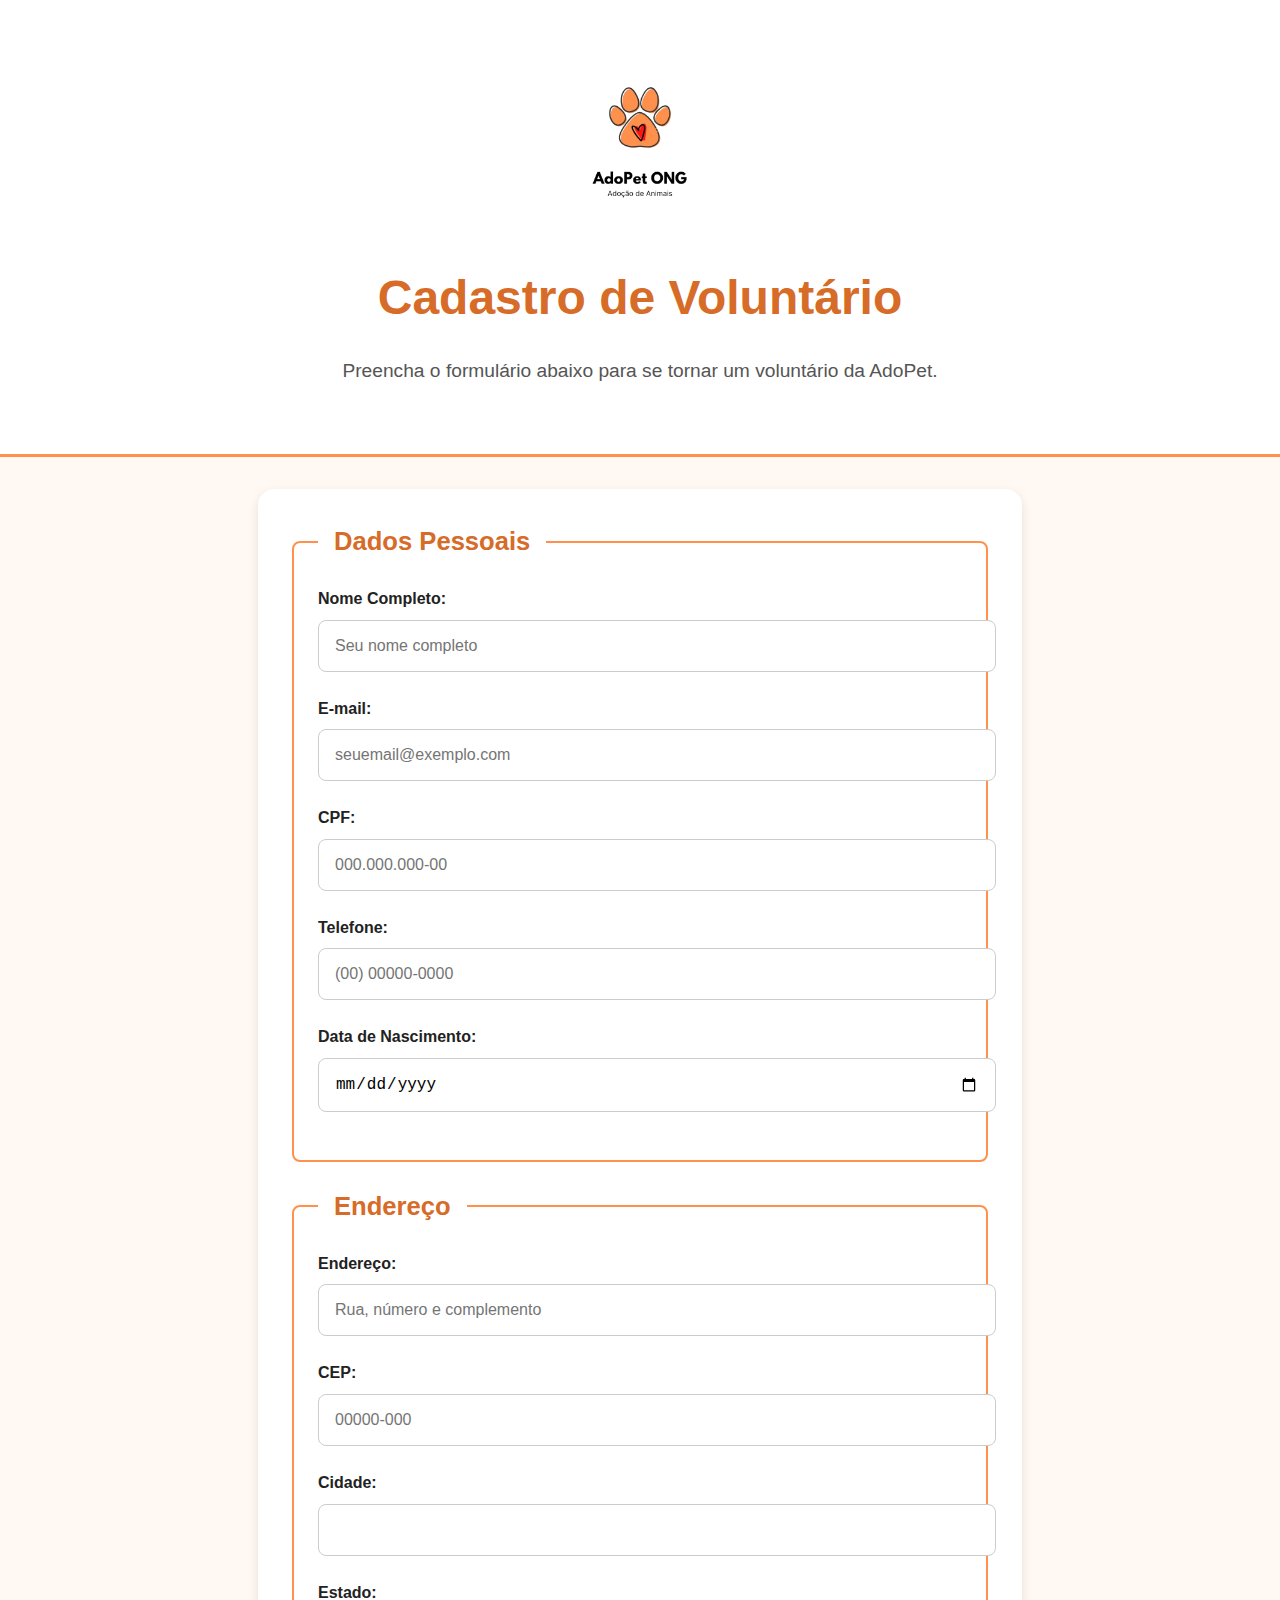
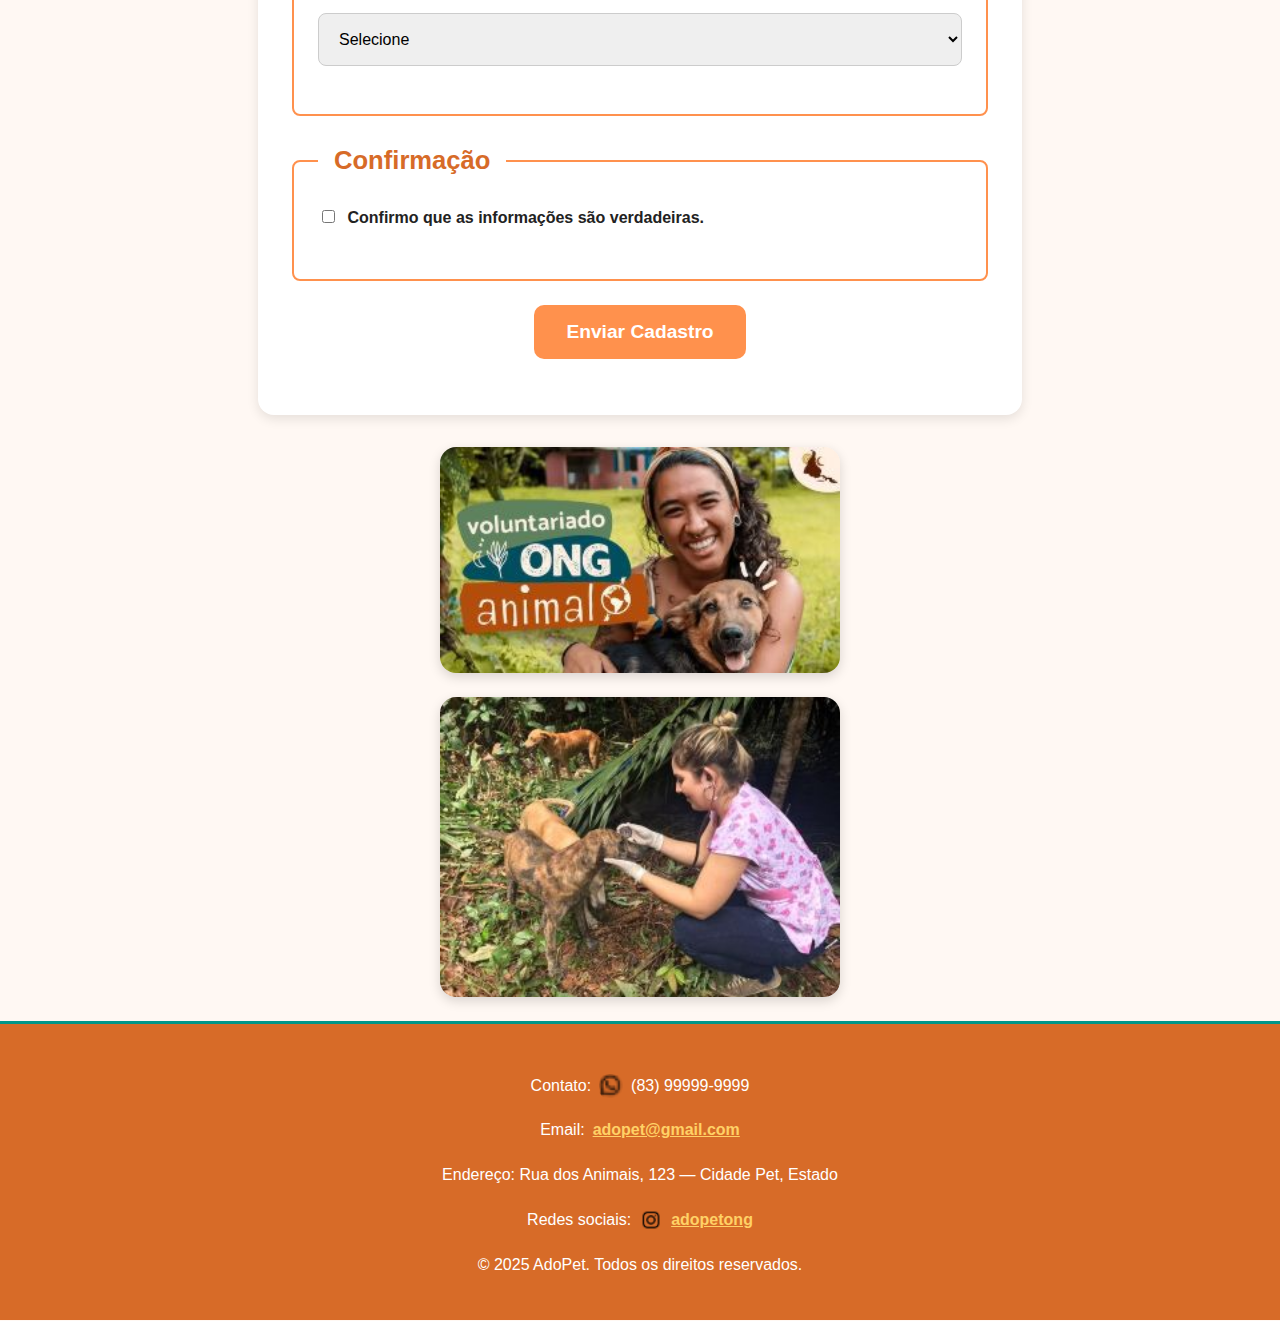
<file: parte3/cadastro.html>
<!DOCTYPE html>
<html lang="pt-BR">
<head>
  <meta charset="utf-8">
  <meta name="viewport" content="width=device-width, initial-scale=1.0">
  <title>Cadastro de Voluntário — AdoPet ONG</title>
  <meta name="description" content="Formulário de cadastro para voluntários da AdoPet ONG.">
  <meta name="description" content="AdoPet — ONG dedicada ao resgate e adoção de animais. Junte-se a nós para transformar vidas!">
  <meta name="keywords" content="adoção de animais, ONG, resgate de pets, voluntariado, cães, gatos">
  <meta name="author" content="AdoPet ONG">
  <meta property="og:title" content="AdoPet ONG — Resgate e Adoção">
  <meta property="og:description" content="Adote um amigo e faça a diferença! Conheça nossos projetos e voluntários.">
  <meta property="og:image" content="https://seudominio.com/img/capa.jpg">
  <meta property="og:type" content="website">
  <link rel="stylesheet" href="./style-cadastro.css">
</head>

<body>
  <header>
    <img src="./img/logo.png" alt="">
        <section class="hero container">
           <h1>Cadastro de Voluntário</h1>
           <p>Preencha o formulário abaixo para se tornar um voluntário da AdoPet.</p>
        </section>

  </header>


  <main class="container site-main">


      <form action="">
        
        <!-- Agrupamento lógico: dados pessoais -->
        <fieldset>
          <legend>Dados Pessoais</legend>

          <label for="nome">Nome Completo:</label>
          <input type="text" id="nome" name="nome" placeholder="Seu nome completo" required minlength="5">

          <label for="email">E-mail:</label>
          <input type="email" id="email" name="email" placeholder="seuemail@exemplo.com" required>

          <label for="cpf">CPF:</label>
          <input type="text" id="cpf" name="cpf" placeholder="000.000.000-00"
                 pattern="\d{3}\.\d{3}\.\d{3}-\d{2}" 
                 title="Formato esperado: 000.000.000-00" required>

          <label for="telefone">Telefone:</label>
          <input type="tel" id="telefone" name="telefone" placeholder="(00) 00000-0000"
                 pattern="\(\d{2}\)\s?\d{4,5}-\d{4}"
                 title="Formato esperado: (00) 00000-0000" required>

          <label for="nascimento">Data de Nascimento:</label>
          <input type="date" id="nascimento" name="nascimento" required>
        </fieldset>

        <!-- Agrupamento lógico: endereço -->
        <fieldset>
          <legend>Endereço</legend>

          <label for="endereco">Endereço:</label>
          <input type="text" id="endereco" name="endereco" placeholder="Rua, número e complemento" required>

          <label for="cep">CEP:</label>
          <input type="text" id="cep" name="cep" placeholder="00000-000"
                 pattern="\d{5}-\d{3}"
                 title="Formato esperado: 00000-000" required>

          <label for="cidade">Cidade:</label>
          <input type="text" id="cidade" name="cidade" required>

          <label for="estado">Estado:</label>
          <select id="estado" name="estado" required>
            <option value="">Selecione</option>
            <option value="PB">Paraíba</option>
            <option value="PE">Pernambuco</option>
            <option value="RN">Rio Grande do Norte</option>
            <option value="CE">Ceará</option>
            <option value="BA">Bahia</option>
          </select>
        </fieldset>

        <!-- Confirmação -->
        <fieldset>
          <legend>Confirmação</legend>
          <label>
            <input type="checkbox" name="aceito" required>
            Confirmo que as informações são verdadeiras.
          </label>
        </fieldset>

        <button>Enviar Cadastro</button>
      </form>
    </section>

    <img src="./img/voluntario1.jpg" alt="Imagem de voluntários ajudando animais">
    <img src="./img/volunario2.jpg" alt="Imagem de voluntários ajudando animais">
  </main>

   <footer class="site-footer">
      <div class="container footer-inner">
        <address>
          <p>Contato: <img src="./img/icons8-whatsapp-24.png" alt="" aria-hidden="true"> (83) 99999-9999</p>
          <p>Email: <a href="mailto:adopet@gmail.com">adopet@gmail.com</a></p>
          <p>Endereço: Rua dos Animais, 123 — Cidade Pet, Estado</p>
           <p>Redes sociais: <img src="./img/icons8-instagram-32.png" alt="" aria-hidden="true"> <a href="https://instagram.com/adopetong" target="_blank" rel="noopener noreferrer">adopetong</a></p>
           <p>© 2025 AdoPet. Todos os direitos reservados.</p>
        </address>
      </div>
    </footer>

    <script src="./script-cadastro.js"></script>

</body>
</html>
</file>
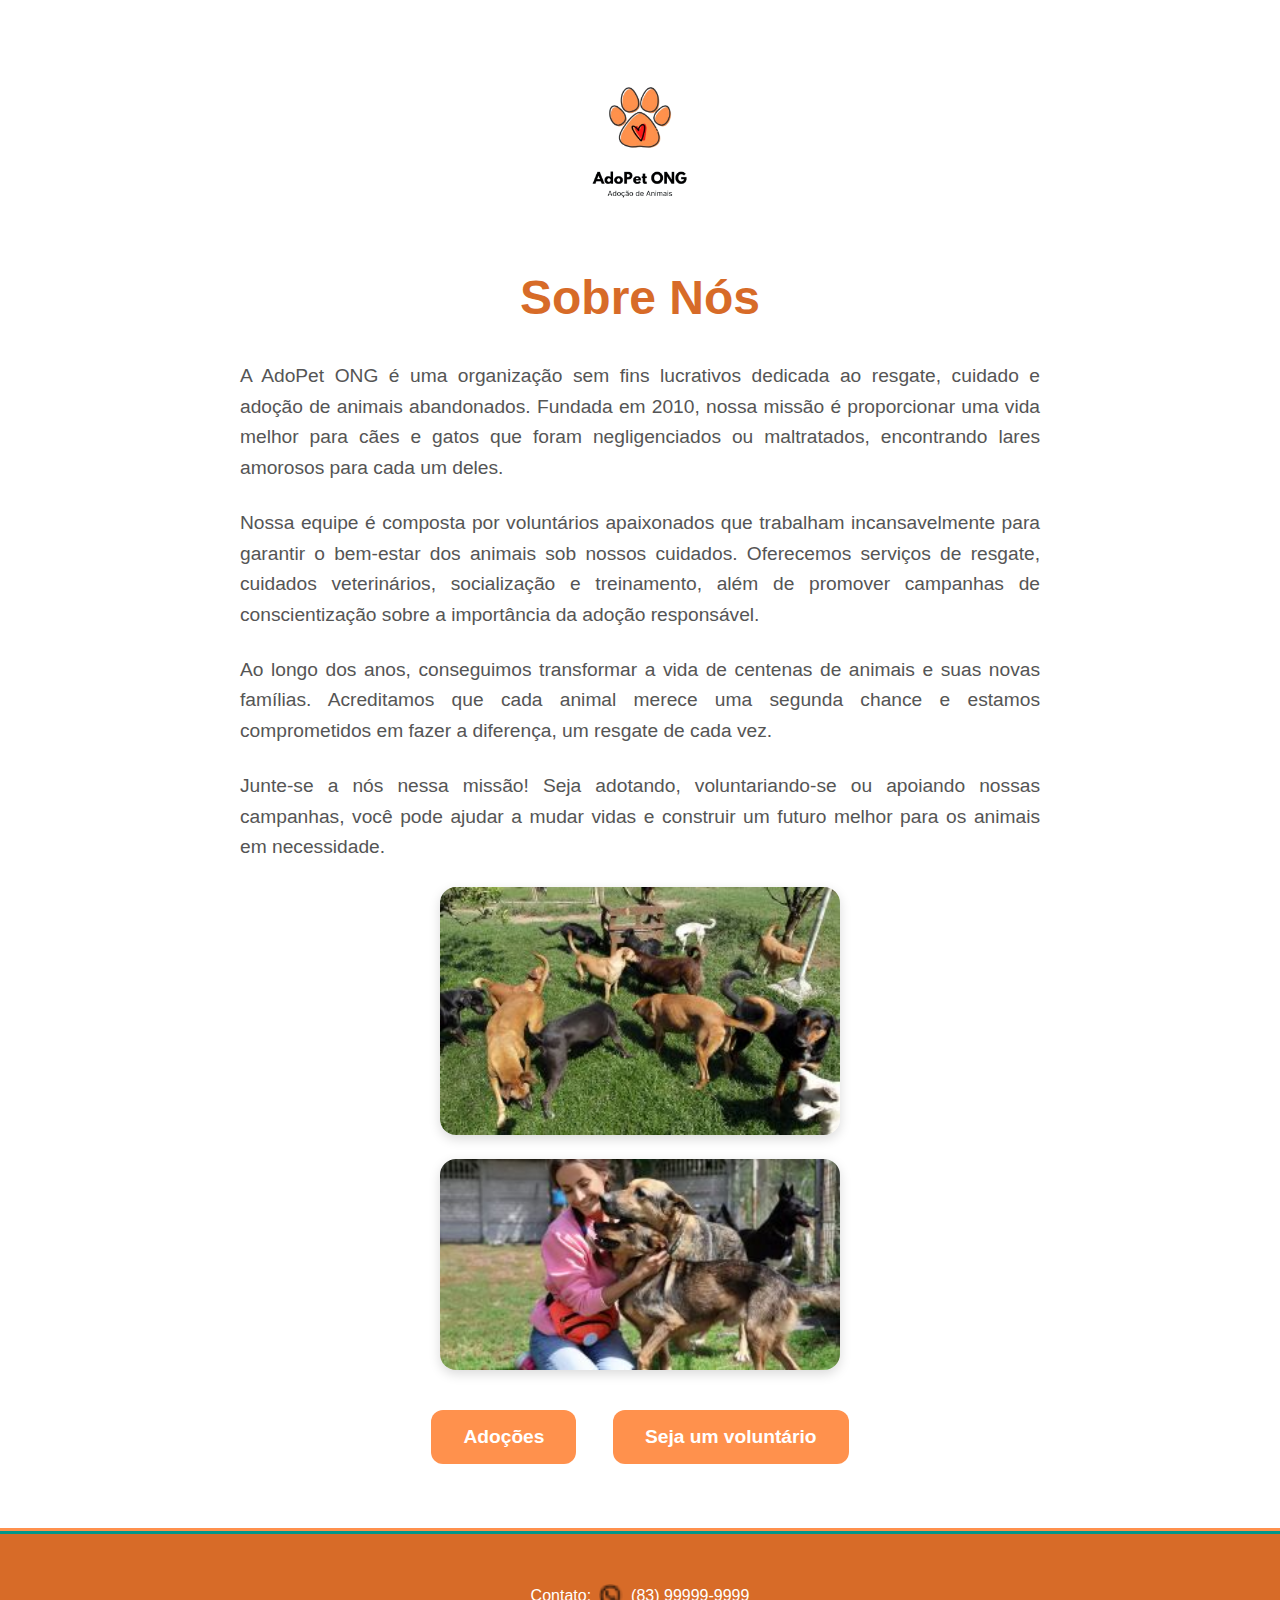
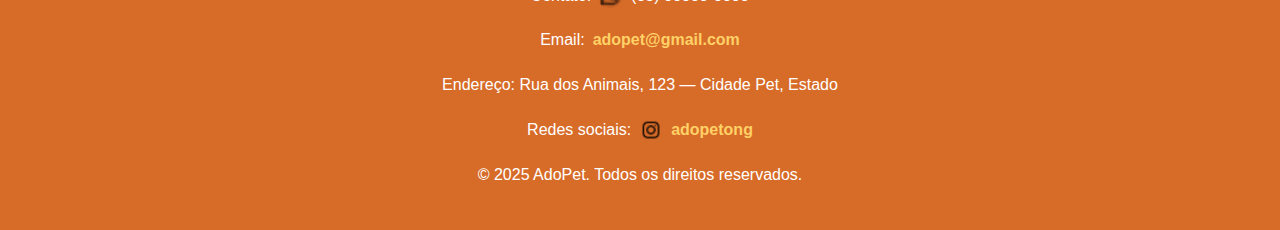
<file: parte3/sobre.html>
<!DOCTYPE html>
<html lang="pt-br">
<head>
    <meta charset="UTF-8">
    <meta name="viewport" content="width=device-width, initial-scale=1.0">
    <meta name="description" content="AdoPet — ONG dedicada ao resgate e adoção de animais. Junte-se a nós para transformar vidas!">
    <meta name="keywords" content="adoção de animais, ONG, resgate de pets, voluntariado, cães, gatos">
    <meta name="author" content="AdoPet ONG">
    <meta property="og:title" content="AdoPet ONG — Resgate e Adoção">
    <meta property="og:description" content="Adote um amigo e faça a diferença! Conheça nossos projetos e voluntários.">
    <meta property="og:image" content="https://seudominio.com/img/capa.jpg">
    <meta property="og:type" content="website">
    <title>Sobre Nós</title>
    <link rel="stylesheet" href="./style-sobre.css">
</head>
<body>
    <header>
        <img src="./img/logo.png" alt="Logo da Ong">
        <h1>Sobre Nós</h1>
        <p>A AdoPet ONG é uma organização sem fins lucrativos dedicada ao resgate, cuidado e adoção de animais abandonados. Fundada em 2010, nossa missão é proporcionar uma vida melhor para cães e gatos que foram negligenciados ou maltratados, encontrando lares amorosos para cada um deles.</p>
        <p>Nossa equipe é composta por voluntários apaixonados que trabalham incansavelmente para garantir o bem-estar dos animais sob nossos cuidados. Oferecemos serviços de resgate, cuidados veterinários, socialização e treinamento, além de promover campanhas de conscientização sobre a importância da adoção responsável.</p>
        <p>Ao longo dos anos, conseguimos transformar a vida de centenas de animais e suas novas famílias. Acreditamos que cada animal merece uma segunda chance e estamos comprometidos em fazer a diferença, um resgate de cada vez.</p>
        <p>Junte-se a nós nessa missão! Seja adotando, voluntariando-se ou apoiando nossas campanhas, você pode ajudar a mudar vidas e construir um futuro melhor para os animais em necessidade.</p>
        <img src="./img/sobre.jpg" alt="Imagem de nossa ong">
        <img src="./img/sobre2.jpg" alt="imagem de nossa ong">
    
        <button>
            <a href="./adocao.html">Adoções</a>
        </button>

        <button>
            <a href="./cadastro.html">Seja um voluntário</a>
        </button>
    </header>

    <footer class="site-footer">
      <div class="container footer-inner">
        <address>
          <p>Contato: <img src="/parte1/img/icons8-whatsapp-24.png"class="icon" aria-hidden="true"> (83) 99999-9999</p>
          <p>Email: <a href="mailto:adopet@gmail.com">adopet@gmail.com</a></p>
          <p>Endereço: Rua dos Animais, 123 — Cidade Pet, Estado</p>
           <p>Redes sociais: <img src="/parte1/img/icons8-instagram-32.png" class="icon" alt="" aria-hidden="true"> <a href="https://instagram.com/adopetong" target="_blank" rel="noopener noreferrer">adopetong</a></p>
           <p>© 2025 AdoPet. Todos os direitos reservados.</p>
        </address>
      </div>
    </footer>

    <script src="./script-sobre.js"></script>

</body>
</html>
</file>
<file: parte3/style-index.css>
/* =======================================================
   🎨 SISTEMA DE DESIGN - AdoPet ONG
   ======================================================= */
:root {
  /* 🌈 Paleta de Cores */
  --color-primary: #ff914d;
  --color-primary-dark: #e76b2f;
  --color-secondary: #6ecb63;
  --color-secondary-dark: #4fa84b;
  --color-accent: #ffd166;
  --color-bg: #fffaf5;
  --color-neutral-100: #ffffff;
  --color-neutral-200: #f5f5f5;
  --color-neutral-400: #cccccc;
  --color-neutral-600: #666666;
  --color-neutral-800: #222222;

  /* ✍️ Tipografia */
  --font-primary: 'Poppins', sans-serif;
  --font-size-xs: 0.75rem;
  --font-size-sm: 0.875rem;
  --font-size-md: 1rem;
  --font-size-lg: 1.5rem;
  --font-size-xl: 2rem;
  --font-size-xxl: 3rem;

  /* 📏 Espaçamentos */
  --space-1: 8px;
  --space-2: 16px;
  --space-3: 24px;
  --space-4: 32px;
  --space-5: 48px;
  --space-6: 64px;

  /* 🌍 Breakpoints */
  --bp-xs: 480px;
  --bp-sm: 768px;
  --bp-md: 992px;
  --bp-lg: 1200px;
  --bp-xl: 1440px;

  /* 🧱 Grid */
  --grid-columns: 12;
  --grid-gap: var(--space-2);
}

/* =======================================================
   ✨ BASE GLOBAL
   ======================================================= */
* {
  box-sizing: border-box;
  margin: 0;
  padding: 0;
}

body {
  font-family: var(--font-primary);
  font-size: var(--font-size-md);
  background-color: var(--color-bg);
  color: var(--color-neutral-800);
  line-height: 1.6;
}

img {
  max-width: 100%;
  display: block;
}

a {
  text-decoration: none;
  color: var(--color-primary-dark);
  transition: 0.3s;
}
a:hover {
  color: var(--color-secondary-dark);
}

/* =======================================================
   🧭 HEADER + NAVEGAÇÃO
   ======================================================= */
.site-header {
  background-color: var(--color-neutral-100);
  border-bottom: 3px solid var(--color-primary);
  box-shadow: 0 2px 6px rgba(0, 0, 0, 0.05);
}

.header-inner {
  display: flex;
  align-items: center;
  justify-content: space-between;
  padding: var(--space-3) 0;
}

.logo {
  height: 200px;
  width: auto;
}

.main-nav ul {
  display: flex;
  list-style: none;
  gap: var(--space-3);
}

.main-nav a {
  font-weight: 600;
  color: var(--color-neutral-800);
  padding: var(--space-1) var(--space-2);
  border-radius: 8px;
}
.main-nav a:hover {
  background-color: var(--color-primary);
  color: var(--color-neutral-100);
}

/* Menu responsivo (hambúrguer) */
#menu-list {
  display: flex;
  flex-wrap: wrap;
}
.menu-toggle {
  display: none;
}

/* =======================================================
   🦸 HERO SECTION
   ======================================================= */
.hero {
  text-align: center;
  padding: var(--space-6) 0;
  background: linear-gradient(
    180deg,
    var(--color-primary) 0%,
    var(--color-primary-dark) 100%
  );
  color: var(--color-neutral-100);
  border-radius: 0 0 32px 32px;
  margin-bottom: var(--space-5);
}

.hero h1 {
  font-size: var(--font-size-xxl);
  margin-bottom: var(--space-2);
}
.hero .lead {
  font-size: var(--font-size-lg);
  opacity: 0.9;
}

/* =======================================================
   🐾 SEÇÕES PRINCIPAIS
   ======================================================= */
.container {
  width: min(1200px, 90%);
  margin: 0 auto;
}

.about,
.galeria,
.sidebar {
  background-color: var(--color-neutral-100);
  padding: var(--space-4);
  border-radius: 16px;
  margin-bottom: var(--space-5);
  box-shadow: 0 2px 6px rgba(0, 0, 0, 0.05);
}

.about h2,
.galeria h2,
.sidebar h2 {
  margin-bottom: var(--space-3);
  color: var(--color-primary-dark);
}

/* =======================================================
   🖼️ GALERIA DE IMAGENS
   ======================================================= */
.grid-images {
  display: grid;
  grid-template-columns: repeat(auto-fit, minmax(280px, 1fr));
  gap: var(--space-3);
  margin-top: var(--space-3);
}

figure {
  border-radius: 16px;
  overflow: hidden;
  background-color: var(--color-neutral-200);
  box-shadow: 0 2px 8px rgba(0, 0, 0, 0.05);
  transition: transform 0.3s;
}
figure:hover {
  transform: translateY(-5px);
}
figcaption {
  text-align: center;
  padding: var(--space-2);
  font-weight: 500;
  background-color: var(--color-accent);
}

/* =======================================================
   💬 ASIDE (DICAS)
   ======================================================= */
.sidebar ol {
  margin-top: var(--space-2);
  margin-left: var(--space-3);
}
.sidebar li {
  margin-bottom: var(--space-1);
}

/* =======================================================
   📌 FOOTER ESTILIZADO - AdoPet ONG
   ======================================================= */
.site-footer {
  background-color: var(--color-primary-dark);
  color: var(--color-neutral-100);
  text-align: center;
  padding: var(--space-4) 0;
  border-top: 3px solid var(--color-secondary);
  font-size: var(--font-size-sm);
}

.footer-inner address {
  font-style: normal;
  line-height: 1.8;
  max-width: 800px;
  margin: 0 auto;
}

.footer-inner p {
  margin-bottom: var(--space-1);
  display: flex;
  align-items: center;
  justify-content: center;
  gap: var(--space-1);
}

.footer-inner a {
  color: var(--color-accent);
  font-weight: 600;
  transition: color 0.3s;
}

.footer-inner a:hover {
  color: var(--color-secondary);
  text-decoration: underline;
}

/* Ícones dentro do footer */
.footer-inner .icon {
  width: 24px;
  height: 24px;
  vertical-align: middle;
}

/* Responsividade */
@media (max-width: var(--bp-sm)) {
  .footer-inner p {
    flex-direction: column;
    gap: var(--space-1);
  }

  .footer-inner .icon {
    margin-bottom: var(--space-1);
  }
}

/* =======================================================
   🧱 COMPONENTES DE INTERFACE
   ======================================================= */

/* Botões */
button,
.btn {
  background-color: var(--color-primary);
  color: var(--color-neutral-100);
  border: none;
  padding: var(--space-2) var(--space-3);
  border-radius: 12px;
  cursor: pointer;
  font-weight: 600;
  transition: background-color 0.3s;
}
button:hover,
.btn:hover {
  background-color: var(--color-primary-dark);
}
button:disabled,
.btn:disabled {
  background-color: var(--color-neutral-400);
  cursor: not-allowed;
}

/* Alerts */
.alert {
  padding: var(--space-2);
  border-radius: 8px;
  margin-bottom: var(--space-3);
  font-weight: 500;
}
.alert-success {
  background-color: var(--color-secondary);
  color: var(--color-neutral-100);
}
.alert-warning {
  background-color: var(--color-accent);
  color: var(--color-neutral-800);
}
.alert-error {
  background-color: #e63946;
  color: var(--color-neutral-100);
}

/* Cards */
.card {
  background-color: var(--color-neutral-100);
  border-radius: 16px;
  box-shadow: 0 2px 8px rgba(0, 0, 0, 0.05);
  padding: var(--space-3);
  transition: transform 0.3s;
}
.card:hover {
  transform: translateY(-4px);
}

@media (max-width: var(--bp-sm)) {

  /* Logo proporcional e nítida */
  .logo {
    height: auto;
    max-height: 60px;
    width: auto;
  }

  /* Header: empilhar elementos e centralizar */
  .header-inner {
    flex-direction: column;
    align-items: center;
    gap: var(--space-2);
  }

  /* Menu mobile: itens um abaixo do outro e centralizados */
  .main-nav ul {
    flex-direction: column;
    width: 100%;
    align-items: center;
    gap: var(--space-2);
    text-align: center;
  }

  .main-nav li {
    width: 100%;
  }

  .main-nav a {
    display: block;
    width: 100%;
    padding: var(--space-2) 0;
  }

  /* Hero ajustado para mobile */
  .hero {
    padding: var(--space-5) var(--space-2);
    text-align: center;
  }

  .hero h1 {
    font-size: var(--font-size-xl);
  }

  .hero .lead {
    font-size: var(--font-size-md);
  }

  /* Galeria: imagens centralizadas */
  .grid-images {
    display: flex;
    flex-direction: column;
    align-items: center;
    gap: var(--space-3);
  }

  figure {
    width: 90%;
    max-width: 320px;
  }

  figcaption {
    font-size: var(--font-size-sm);
  }

  /* Aside (sidebar) centralizado e responsivo */
  .sidebar {
    width: 100%;
    order: 3;
    margin-top: var(--space-3);
  }
}

/* =======================================================
   🍔 MENU HAMBÚRGUER RESPONSIVO (CSS PURO)
   ======================================================= */

/* Esconde o checkbox visualmente */
.menu-toggle {
  display: none;
}

/* Ícone do hambúrguer */
.menu-icon {
  display: none;
  flex-direction: column;
  justify-content: space-around;
  width: 32px;
  height: 26px;
  cursor: pointer;
  z-index: 999;
}

.menu-icon span {
  height: 3px;
  width: 100%;
  background-color: var(--color-primary-dark);
  border-radius: 2px;
  transition: 0.3s ease;
}

/* Layout mobile */
@media (max-width: var(--bp-sm)) {
  .menu-icon {
    display: flex;
  }

  .menu-list {
    position: absolute;
    top: 100%;
    right: 0;
    background-color: var(--color-neutral-100);
    width: 100%;
    flex-direction: column;
    align-items: center;
    gap: var(--space-2);
    padding: var(--space-3) 0;
    border-bottom: 3px solid var(--color-primary);
    box-shadow: 0 4px 12px rgba(0, 0, 0, 0.1);
    transform: translateY(-200%);
    opacity: 0;
    transition: all 0.4s ease;
  }

  /* Quando o menu é ativado */
  .menu-toggle:checked + .menu-icon + .menu-list {
    transform: translateY(0);
    opacity: 1;
  }

  /* Animação do ícone (vira X) */
  .menu-toggle:checked + .menu-icon span:nth-child(1) {
    transform: rotate(45deg) translate(5px, 6px);
  }
  .menu-toggle:checked + .menu-icon span:nth-child(2) {
    opacity: 0;
  }
  .menu-toggle:checked + .menu-icon span:nth-child(3) {
    transform: rotate(-45deg) translate(6px, -6px);
  }

  /* Ajusta o header quando menu abre */
  .header-inner {
    flex-direction: row;
    justify-content: space-between;
  }
}

/* ======== AJUSTE COMPLETO DO MODO ESCURO ======== */

/* Fundo e cor de texto geral */
body.modo-escuro {
  background-color: #121212 !important;
  color: #f0f0f0 !important;
}

/* Cabeçalhos e parágrafos */
body.modo-escuro h1,
body.modo-escuro h2,
body.modo-escuro h3,
body.modo-escuro h4,
body.modo-escuro p,
body.modo-escuro li,
body.modo-escuro address {
  color: #f0f0f0 !important;
}

/* Links e navegação */
body.modo-escuro a {
  color: #f7941d !important;
}

body.modo-escuro a:hover {
  color: #ffb84d !important;
}

/* Cabeçalho */
body.modo-escuro .site-header {
  background-color: #1c1c1c !important;
  color: #fff !important;
}

/* Menu hamburguer e lista */
body.modo-escuro .menu-list {
  background-color: #1f1f1f !important;
}

body.modo-escuro .menu-list li a {
  color: #fff !important;
}

/* Seções internas */
body.modo-escuro section,
body.modo-escuro aside {
  background-color: transparent !important;
  color: #f0f0f0 !important;
}

/* Figuras e legendas */
body.modo-escuro figure {
  background-color: transparent !important;
}

body.modo-escuro figcaption {
  color: #ccc !important;
}

/* Rodapé */
body.modo-escuro .site-footer {
  background-color: #1c1c1c !important;
  color: #f0f0f0 !important;
}

body.modo-escuro .site-footer a {
  color: #f7941d !important;
}

/* Botão modo escuro/claro */
body.modo-escuro .btn-tema {
  background-color: #333 !important;
  color: #fff !important;
  border: 1px solid #666;
}

body.modo-escuro .btn-tema:hover {
  background-color: #444 !important;
  color: #f7941d !important;
}

/* Correção para listas e aside */
body.modo-escuro ol,
body.modo-escuro ul {
  color: #f0f0f0 !important;
}
</file>
<file: css/style-cadastro.css>
/* =======================================================
    🎨 VARIÁVEIS CSS - cadastro
   ======================================================= */
:root {
  /* 🎨 Paleta de Cores */
  --color-primary: #ff914d;
  --color-primary-dark: #d76b28;
  --color-secondary: #009688;
  --color-accent: #ffd166;
  --color-bg: #fff8f3;
  --color-neutral-900: #222;
  --color-neutral-600: #555;
  --color-neutral-300: #ccc;
  --color-neutral-100: #fff;

  /* 🧱 Tipografia */
  --font-primary: 'Poppins', Arial, sans-serif;

  /* 🧩 Hierarquia de tamanhos */
  --font-size-xs: 0.8rem;
  --font-size-sm: 1rem;
  --font-size-md: 1.2rem;
  --font-size-lg: 1.6rem;
  --font-size-xl: 2.2rem;
  --font-size-xxl: 3rem;

  /* 📏 Espaçamento modular (8px, 16px, 24px, 32px, 48px, 64px) */
  --space-1: 8px;
  --space-2: 16px;
  --space-3: 24px;
  --space-4: 32px;
  --space-5: 48px;
  --space-6: 64px;

  /* 📱 Breakpoints */
  --bp-xs: 480px;
  --bp-sm: 768px;
  --bp-md: 992px;
  --bp-lg: 1200px;
}

/* =======================================================
   ⚙️ ESTILOS GERAIS
   ======================================================= */
body {
  margin: 0;
  font-family: var(--font-primary);
  background-color: var(--color-bg);
  color: var(--color-neutral-900);
  line-height: 1.6;
}

img {
  max-width: 100%;
  height: auto;
  display: block;
  border-radius: var(--space-1);
}

.container {
  width: 90%;
  max-width: 1200px;
  margin: 0 auto;
}

/* =======================================================
   🧭 HEADER
   ======================================================= */
header {
  text-align: center;
  padding: var(--space-5) var(--space-3);
  background-color: var(--color-neutral-100);
  border-bottom: 3px solid var(--color-primary);
}

header img {
  max-width: 180px;
  margin: 0 auto var(--space-3);
}

header h1 {
  font-size: var(--font-size-xxl);
  color: var(--color-primary-dark);
  margin-bottom: var(--space-2);
}

header p {
  font-size: var(--font-size-md);
  color: var(--color-neutral-600);
}

/* =======================================================
   🧾 FORMULÁRIO DE CADASTRO
   ======================================================= */
form {
  background-color: var(--color-neutral-100);
  padding: var(--space-4);
  margin: var(--space-4) auto;
  border-radius: var(--space-2);
  box-shadow: 0 4px 12px rgba(0, 0, 0, 0.1);
  max-width: 700px;
}

fieldset {
  border: 2px solid var(--color-primary);
  border-radius: var(--space-1);
  margin-bottom: var(--space-3);
  padding: var(--space-3);
}

legend {
  color: var(--color-primary-dark);
  font-weight: bold;
  font-size: var(--font-size-lg);
  padding: 0 var(--space-2);
}

label {
  display: block;
  font-weight: 600;
  margin-bottom: var(--space-1);
  color: var(--color-neutral-900);
}

input,
select {
  width: 100%;
  padding: var(--space-2);
  border: 1px solid var(--color-neutral-300);
  border-radius: var(--space-1);
  font-size: var(--font-size-sm);
  margin-bottom: var(--space-3);
  transition: border-color 0.3s, box-shadow 0.3s;
}

input:focus,
select:focus {
  border-color: var(--color-primary);
  outline: none;
  box-shadow: 0 0 4px var(--color-primary);
}

input:invalid:focus {
  border-color: #ff4d4d;
  box-shadow: 0 0 4px #ff4d4d;
}

/* Checkbox */
input[type="checkbox"] {
  width: auto;
  margin-right: var(--space-1);
}

/* Botão de Envio */
button {
  background-color: var(--color-primary);
  color: white;
  font-weight: bold;
  border: none;
  padding: var(--space-2) var(--space-4);
  border-radius: 10px;
  font-size: var(--font-size-md);
  cursor: pointer;
  display: block;
  margin: var(--space-3) auto;
  transition: background-color 0.3s, transform 0.2s;
}

button:hover {
  background-color: var(--color-secondary);
  transform: scale(1.05);
}

/* =======================================================
   🐶 IMAGENS DE VOLUNTÁRIOS
   ======================================================= */
main img {
  width: 100%;
  max-width: 400px;
  margin: var(--space-3) auto;
  display: block;
  border-radius: var(--space-2);
  box-shadow: 0 4px 12px rgba(0, 0, 0, 0.15);
}

/* =======================================================
   🦶 FOOTER
   ======================================================= */
.site-footer {
  background-color: var(--color-primary-dark);
  color: var(--color-neutral-100);
  text-align: center;
  padding: var(--space-4) 0;
  border-top: 3px solid var(--color-secondary);
  font-size: var(--font-size-sm);
}

.footer-inner address {
  font-style: normal;
  line-height: 1.8;
  max-width: 800px;
  margin: 0 auto;
}

.footer-inner p {
  margin-bottom: var(--space-1);
  display: flex;
  align-items: center;
  justify-content: center;
  gap: var(--space-1);
}

.footer-inner a {
  color: var(--color-accent);
  font-weight: 600;
}

.footer-inner a:hover {
  color: var(--color-secondary);
  text-decoration: underline;
}

.footer-inner img {
  width: 24px;
  height: 24px;
}

/* =======================================================
   📱 RESPONSIVIDADE
   ======================================================= */
@media (max-width: var(--bp-sm)) {

  header img {
    max-width: 140px;
  }

  header h1 {
    font-size: var(--font-size-xl);
  }

  form {
    padding: var(--space-3);
  }

  fieldset {
    padding: var(--space-2);
  }

  button {
    width: 100%;
  }

  main img {
    max-width: 90%;
  }

  .footer-inner p {
    flex-direction: column;
    gap: var(--space-1);
  }
}

/* ===== Modo Escuro Total ===== */
body.modo-escuro {
  background-color: #000;  /* fundo preto total */
  color: #f0f0f0;          /* texto branco */
}

/* Inputs e selects no modo escuro */
body.modo-escuro input,
body.modo-escuro select,
body.modo-escuro textarea {
  background-color: #111;
  color: #f0f0f0;
  border: 1px solid #444;
}

/* Fieldsets */
body.modo-escuro fieldset {
  border-color: #444;
}

/* Cabeçalho e rodapé */
body.modo-escuro header,
body.modo-escuro .site-footer {
  background-color: #000;
  color: #fff;
}

/* Links e botões */
body.modo-escuro a {
  color: #f7941d;
}

body.modo-escuro a:hover {
  color: #ffb84d;
}

body.modo-escuro .btn-tema {
  background-color: #222;
  color: #fff;
  border: 1px solid #555;
}

body.modo-escuro .btn-tema:hover {
  background-color: #444;
  color: #f7941d;
}

/* Figuras e legendas */
body.modo-escuro figure {
  background-color: transparent;
}

body.modo-escuro figcaption {
  color: #ccc;
}

/* Listas e aside */
body.modo-escuro ol,
body.modo-escuro ul {
  color: #f0f0f0;
}

/* Títulos e parágrafos */
body.modo-escuro h1,
body.modo-escuro h2,
body.modo-escuro h3,
body.modo-escuro p,
body.modo-escuro li,
body.modo-escuro address {
  color: #f0f0f0;
}
</file>
<file: parte2/style-sobre.css>
/* =======================================================
   🌈 DESIGN SYSTEM - AdoPet ONG
   ======================================================= */
:root {
  /* 🎨 Paleta de Cores */
  --color-primary: #ff914d;
  --color-primary-dark: #d76b28;
  --color-secondary: #009688;
  --color-accent: #ffd166;
  --color-bg: #fff8f3;
  --color-neutral-900: #222;
  --color-neutral-600: #555;
  --color-neutral-300: #ccc;
  --color-neutral-100: #fff;

  /* 🧱 Tipografia */
  --font-primary: 'Poppins', Arial, sans-serif;

  /* 🧩 Hierarquia de tamanhos */
  --font-size-xs: 0.8rem;
  --font-size-sm: 1rem;
  --font-size-md: 1.2rem;
  --font-size-lg: 1.6rem;
  --font-size-xl: 2.2rem;
  --font-size-xxl: 3rem;

  /* 📏 Sistema de espaçamento (módulo 8px) */
  --space-1: 8px;
  --space-2: 16px;
  --space-3: 24px;
  --space-4: 32px;
  --space-5: 48px;
  --space-6: 64px;

  /* 📱 Breakpoints */
  --bp-xs: 480px;
  --bp-sm: 768px;
  --bp-md: 992px;
  --bp-lg: 1200px;
}

/* =======================================================
   🧰 ESTILOS GERAIS
   ======================================================= */
body {
  margin: 0;
  font-family: var(--font-primary);
  background-color: var(--color-bg);
  color: var(--color-neutral-900);
  line-height: 1.6;
}

img {
  max-width: 100%;
  height: auto;
  display: block;
  border-radius: var(--space-1);
}

a {
  color: var(--color-primary-dark);
  text-decoration: none;
  transition: color 0.3s;
}

a:hover {
  color: var(--color-secondary);
}

/* =======================================================
   🏠 HEADER / SOBRE NÓS
   ======================================================= */
header {
  text-align: center;
  padding: var(--space-5) var(--space-3);
  background-color: var(--color-neutral-100);
  border-bottom: 3px solid var(--color-primary);
}

header img {
  max-width: 180px;
  height: auto;
  margin: 0 auto var(--space-3);
}

header h1 {
  font-size: var(--font-size-xxl);
  color: var(--color-primary-dark);
  margin-bottom: var(--space-3);
}

header p {
  font-size: var(--font-size-md);
  color: var(--color-neutral-600);
  max-width: 800px;
  margin: 0 auto var(--space-3);
  text-align: justify;
}

header button {
  background-color: var(--color-primary);
  border: none;
  padding: var(--space-2) var(--space-4);
  border-radius: 12px;
  margin: var(--space-2);
  font-size: var(--font-size-md);
  cursor: pointer;
  transition: background-color 0.3s, transform 0.2s;
}

header button:hover {
  background-color: var(--color-secondary);
  transform: scale(1.05);
}

header button a {
  color: white;
  font-weight: bold;
}

/* =======================================================
   📸 IMAGENS DESTAQUE
   ======================================================= */
header img[alt*="ong"] {
  width: 100%;
  max-width: 400px;
  margin: var(--space-3) auto;
  border-radius: var(--space-2);
  box-shadow: 0 4px 12px rgba(0, 0, 0, 0.15);
}

/* =======================================================
   🦶 FOOTER
   ======================================================= */
.site-footer {
  background-color: var(--color-primary-dark);
  color: var(--color-neutral-100);
  text-align: center;
  padding: var(--space-4) 0;
  border-top: 3px solid var(--color-secondary);
  font-size: var(--font-size-sm);
}

.footer-inner address {
  font-style: normal;
  line-height: 1.8;
  max-width: 800px;
  margin: 0 auto;
}

.footer-inner p {
  margin-bottom: var(--space-1);
  display: flex;
  align-items: center;
  justify-content: center;
  gap: var(--space-1);
}

.footer-inner a {
  color: var(--color-accent);
  font-weight: 600;
  transition: color 0.3s;
}

.footer-inner a:hover {
  color: var(--color-secondary);
  text-decoration: underline;
}

/* Ícones dentro do footer */
.footer-inner .icon {
  width: 24px;
  height: 24px;
  vertical-align: middle;
}

/* =======================================================
   📱 RESPONSIVIDADE
   ======================================================= */
@media (max-width: var(--bp-sm)) {

  header {
    padding: var(--space-4) var(--space-2);
  }

  header h1 {
    font-size: var(--font-size-xl);
  }

  header p {
    font-size: var(--font-size-sm);
  }

  header img {
    max-width: 140px;
  }

  header img[alt*="ong"] {
    max-width: 90%;
  }

  header button {
    width: 80%;
    font-size: var(--font-size-sm);
  }

  .footer-inner p {
    flex-direction: column;
    gap: var(--space-1);
  }

  .footer-inner .icon {
    margin-bottom: var(--space-1);
  }
}

/* ======== TEMA ESCURO ========= */
body.modo-escuro {
  background-color: #000000 !important;
  color: #ffffff !important;
  transition: background-color 0.3s ease, color 0.3s ease;
}

/* Links */
body.modo-escuro a {
  color: #ffcc00 !important;
  text-decoration: none;
}
body.modo-escuro a:hover {
  color: #fff176 !important;
}

/* Cabeçalho */
body.modo-escuro header {
  background-color: #111 !important;
  color: #fff !important;
  border-bottom: 1px solid #333;
}

/* Botões */
body.modo-escuro button {
  background-color: #222 !important;
  color: #fff !important;
  border: 1px solid #555;
}
body.modo-escuro button:hover {
  background-color: #333 !important;
}

/* Rodapé */
body.modo-escuro footer {
  background-color: #111 !important;
  color: #eee !important;
  border-top: 1px solid #333;
}

/* Parágrafos e títulos */
body.modo-escuro h1, 
body.modo-escuro h2, 
body.modo-escuro h3, 
body.modo-escuro p {
  color: #ffffff !important;
}
</file>
<file: parte3/style-adocao.css>
/* ------------------------------
   Design System — AdoPet ONG
   Paleta e tipografia unificada
------------------------------ */
:root {
  /* Cores principais */
  --cor-primaria: #1a73e8;
  --cor-secundaria: #1565c0;
  --cor-destaque: #ffb300;

  /* Neutras */
  --cor-clara: #ffffff;
  --cor-fundo: #f0f4f8;
  --cor-texto: #333333;
  --cor-cinza: #555555;

  /* Tipografia */
  --fonte-primaria: "Poppins", sans-serif;
  --fonte-secundaria: "Merriweather", serif;

  /* Espaçamento modular */
  --esp-1: 8px;
  --esp-2: 16px;
  --esp-3: 24px;
  --esp-4: 32px;
  --esp-5: 48px;
  --esp-6: 64px;
}

/* ------------------------------
   Reset básico
------------------------------ */
* {
  margin: 0;
  padding: 0;
  box-sizing: border-box;
}

body {
  font-family: var(--fonte-primaria);
  color: var(--cor-texto);
  background-color: var(--cor-fundo);
  line-height: 1.6;
}

/* ------------------------------
   Cabeçalho
------------------------------ */
header {
  text-align: center;
  padding: var(--esp-5) var(--esp-2);
  background: linear-gradient(135deg, var(--cor-primaria), var(--cor-secundaria));
  color: var(--cor-clara);
}

header img {
  width: 220px;
  height: auto;
  object-fit: contain;
  margin-bottom: var(--esp-3);
  filter: drop-shadow(3px 3px 6px rgba(0, 0, 0, 0.25));
}

header h1 {
  font-family: var(--fonte-secundaria);
  font-size: 2.4rem;
  margin-bottom: var(--esp-2);
}

header p {
  max-width: 750px;
  margin: 0 auto var(--esp-4);
  font-size: 1.1rem;
}

/* ------------------------------
   Conteúdo principal
------------------------------ */
main {
  max-width: 1200px;
  margin: 0 auto;
  padding: var(--esp-5) var(--esp-2);
}

main h2 {
  text-align: center;
  font-family: var(--fonte-secundaria);
  color: var(--cor-secundaria);
  margin-bottom: var(--esp-4);
}

/* Cards de Adoção */
main section {
  background: var(--cor-clara);
  border-radius: 16px;
  box-shadow: 0 4px 10px rgba(0, 0, 0, 0.08);
  padding: var(--esp-3);
  margin-bottom: var(--esp-4);
  display: flex;
  flex-direction: row;
  align-items: center;
  justify-content: space-between;
  gap: var(--esp-3);
  transition: transform 0.3s ease, box-shadow 0.3s ease;
}

main section:hover {
  transform: translateY(-4px);
  box-shadow: 0 6px 14px rgba(0, 0, 0, 0.15);
}

main section img {
  width: 260px;
  height: 260px;
  object-fit: cover;
  border-radius: 12px;
  flex-shrink: 0;
}

main section p {
  flex: 1;
  font-size: 1rem;
  color: var(--cor-cinza);
  line-height: 1.6;
}

/* Botões */
button {
  background-color: var(--cor-primaria);
  color: var(--cor-clara);
  border: none;
  border-radius: 8px;
  padding: var(--esp-2) var(--esp-3);
  cursor: pointer;
  font-size: 1rem;
  transition: all 0.3s ease;
  margin-top: var(--esp-2);
}

button:hover {
  background-color: var(--cor-secundaria);
  transform: scale(1.05);
}

button:active {
  background-color: var(--cor-destaque);
  transform: scale(0.97);
}

/* ------------------------------
   Rodapé
------------------------------ */
.site-footer {
  background: var(--cor-secundaria);
  color: var(--cor-clara);
  text-align: center;
  padding: var(--esp-4) var(--esp-2);
}

.site-footer a {
  color: var(--cor-destaque);
  text-decoration: none;
}

.site-footer img.icon {
  vertical-align: middle;
  margin-right: var(--esp-1);
}

/* ------------------------------
   Responsividade
------------------------------ */

/* Tablet */
@media (max-width: 1024px) {
  main section {
    flex-direction: column;
    text-align: center;
  }

  main section img {
    width: 80%;
    height: auto;
  }
}

/* Smartphones */
@media (max-width: 768px) {
  header img {
    width: 160px;
  }

  header h1 {
    font-size: 1.8rem;
  }

  main section {
    flex-direction: column;
    align-items: center;
    padding: var(--esp-3);
  }

  main section img {
    width: 100%;
    height: auto;
    max-width: 350px;
  }

  button {
    width: 100%;
    max-width: 240px;
  }
}

/* Pequenos smartphones */
@media (max-width: 480px) {
  header img {
    width: 120px;
  }

  header p {
    font-size: 0.9rem;
  }

  main section p {
    font-size: 0.95rem;
  }
}

/* ======== MODO ESCURO ========= */
body.modo-escuro {
  background-color: #000 !important;
  color: #fff !important;
  transition: background-color 0.3s ease, color 0.3s ease;
}

/* Botões */
body.modo-escuro button {
  background-color: #222;
  color: #fff;
  border: 1px solid #444;
}
body.modo-escuro button:hover {
  background-color: #333;
  color: #ffb84d;
}

/* Rodapé e cabeçalho */
body.modo-escuro header,
body.modo-escuro footer {
  background-color: #111;
  color: #fff;
}

/* Links */
body.modo-escuro a {
  color: #f7941d;
}
body.modo-escuro a:hover {
  color: #ffb84d;
}

/* ======== Mensagem de confirmação ======== */
.msg-confirmacao {
  position: fixed;
  bottom: 30px;
  right: 30px;
  background-color: #28a745;
  color: white;
  font-size: 1rem;
  padding: 15px 20px;
  border-radius: 10px;
  box-shadow: 0 0 10px rgba(0,0,0,0.3);
  z-index: 1000;
  animation: fadeIn 0.5s ease;
  transition: opacity 0.5s ease;
}

@keyframes fadeIn {
  from { opacity: 0; transform: translateY(10px); }
  to { opacity: 1; transform: translateY(0); }
}
</file>
<file: parte3/style-cadastro.css>
/* =======================================================
    🎨 VARIÁVEIS CSS - cadastro
   ======================================================= */
:root {
  /* 🎨 Paleta de Cores */
  --color-primary: #ff914d;
  --color-primary-dark: #d76b28;
  --color-secondary: #009688;
  --color-accent: #ffd166;
  --color-bg: #fff8f3;
  --color-neutral-900: #222;
  --color-neutral-600: #555;
  --color-neutral-300: #ccc;
  --color-neutral-100: #fff;

  /* 🧱 Tipografia */
  --font-primary: 'Poppins', Arial, sans-serif;

  /* 🧩 Hierarquia de tamanhos */
  --font-size-xs: 0.8rem;
  --font-size-sm: 1rem;
  --font-size-md: 1.2rem;
  --font-size-lg: 1.6rem;
  --font-size-xl: 2.2rem;
  --font-size-xxl: 3rem;

  /* 📏 Espaçamento modular (8px, 16px, 24px, 32px, 48px, 64px) */
  --space-1: 8px;
  --space-2: 16px;
  --space-3: 24px;
  --space-4: 32px;
  --space-5: 48px;
  --space-6: 64px;

  /* 📱 Breakpoints */
  --bp-xs: 480px;
  --bp-sm: 768px;
  --bp-md: 992px;
  --bp-lg: 1200px;
}

/* =======================================================
   ⚙️ ESTILOS GERAIS
   ======================================================= */
body {
  margin: 0;
  font-family: var(--font-primary);
  background-color: var(--color-bg);
  color: var(--color-neutral-900);
  line-height: 1.6;
}

img {
  max-width: 100%;
  height: auto;
  display: block;
  border-radius: var(--space-1);
}

.container {
  width: 90%;
  max-width: 1200px;
  margin: 0 auto;
}

/* =======================================================
   🧭 HEADER
   ======================================================= */
header {
  text-align: center;
  padding: var(--space-5) var(--space-3);
  background-color: var(--color-neutral-100);
  border-bottom: 3px solid var(--color-primary);
}

header img {
  max-width: 180px;
  margin: 0 auto var(--space-3);
}

header h1 {
  font-size: var(--font-size-xxl);
  color: var(--color-primary-dark);
  margin-bottom: var(--space-2);
}

header p {
  font-size: var(--font-size-md);
  color: var(--color-neutral-600);
}

/* =======================================================
   🧾 FORMULÁRIO DE CADASTRO
   ======================================================= */
form {
  background-color: var(--color-neutral-100);
  padding: var(--space-4);
  margin: var(--space-4) auto;
  border-radius: var(--space-2);
  box-shadow: 0 4px 12px rgba(0, 0, 0, 0.1);
  max-width: 700px;
}

fieldset {
  border: 2px solid var(--color-primary);
  border-radius: var(--space-1);
  margin-bottom: var(--space-3);
  padding: var(--space-3);
}

legend {
  color: var(--color-primary-dark);
  font-weight: bold;
  font-size: var(--font-size-lg);
  padding: 0 var(--space-2);
}

label {
  display: block;
  font-weight: 600;
  margin-bottom: var(--space-1);
  color: var(--color-neutral-900);
}

input,
select {
  width: 100%;
  padding: var(--space-2);
  border: 1px solid var(--color-neutral-300);
  border-radius: var(--space-1);
  font-size: var(--font-size-sm);
  margin-bottom: var(--space-3);
  transition: border-color 0.3s, box-shadow 0.3s;
}

input:focus,
select:focus {
  border-color: var(--color-primary);
  outline: none;
  box-shadow: 0 0 4px var(--color-primary);
}

input:invalid:focus {
  border-color: #ff4d4d;
  box-shadow: 0 0 4px #ff4d4d;
}

/* Checkbox */
input[type="checkbox"] {
  width: auto;
  margin-right: var(--space-1);
}

/* Botão de Envio */
button {
  background-color: var(--color-primary);
  color: white;
  font-weight: bold;
  border: none;
  padding: var(--space-2) var(--space-4);
  border-radius: 10px;
  font-size: var(--font-size-md);
  cursor: pointer;
  display: block;
  margin: var(--space-3) auto;
  transition: background-color 0.3s, transform 0.2s;
}

button:hover {
  background-color: var(--color-secondary);
  transform: scale(1.05);
}

/* =======================================================
   🐶 IMAGENS DE VOLUNTÁRIOS
   ======================================================= */
main img {
  width: 100%;
  max-width: 400px;
  margin: var(--space-3) auto;
  display: block;
  border-radius: var(--space-2);
  box-shadow: 0 4px 12px rgba(0, 0, 0, 0.15);
}

/* =======================================================
   🦶 FOOTER
   ======================================================= */
.site-footer {
  background-color: var(--color-primary-dark);
  color: var(--color-neutral-100);
  text-align: center;
  padding: var(--space-4) 0;
  border-top: 3px solid var(--color-secondary);
  font-size: var(--font-size-sm);
}

.footer-inner address {
  font-style: normal;
  line-height: 1.8;
  max-width: 800px;
  margin: 0 auto;
}

.footer-inner p {
  margin-bottom: var(--space-1);
  display: flex;
  align-items: center;
  justify-content: center;
  gap: var(--space-1);
}

.footer-inner a {
  color: var(--color-accent);
  font-weight: 600;
}

.footer-inner a:hover {
  color: var(--color-secondary);
  text-decoration: underline;
}

.footer-inner img {
  width: 24px;
  height: 24px;
}

/* =======================================================
   📱 RESPONSIVIDADE
   ======================================================= */
@media (max-width: var(--bp-sm)) {

  header img {
    max-width: 140px;
  }

  header h1 {
    font-size: var(--font-size-xl);
  }

  form {
    padding: var(--space-3);
  }

  fieldset {
    padding: var(--space-2);
  }

  button {
    width: 100%;
  }

  main img {
    max-width: 90%;
  }

  .footer-inner p {
    flex-direction: column;
    gap: var(--space-1);
  }
}

/* ===== Modo Escuro Total ===== */
body.modo-escuro {
  background-color: #000;  /* fundo preto total */
  color: #f0f0f0;          /* texto branco */
}

/* Inputs e selects no modo escuro */
body.modo-escuro input,
body.modo-escuro select,
body.modo-escuro textarea {
  background-color: #111;
  color: #f0f0f0;
  border: 1px solid #444;
}

/* Fieldsets */
body.modo-escuro fieldset {
  border-color: #444;
}

/* Cabeçalho e rodapé */
body.modo-escuro header,
body.modo-escuro .site-footer {
  background-color: #000;
  color: #fff;
}

/* Links e botões */
body.modo-escuro a {
  color: #f7941d;
}

body.modo-escuro a:hover {
  color: #ffb84d;
}

body.modo-escuro .btn-tema {
  background-color: #222;
  color: #fff;
  border: 1px solid #555;
}

body.modo-escuro .btn-tema:hover {
  background-color: #444;
  color: #f7941d;
}

/* Figuras e legendas */
body.modo-escuro figure {
  background-color: transparent;
}

body.modo-escuro figcaption {
  color: #ccc;
}

/* Listas e aside */
body.modo-escuro ol,
body.modo-escuro ul {
  color: #f0f0f0;
}

/* Títulos e parágrafos */
body.modo-escuro h1,
body.modo-escuro h2,
body.modo-escuro h3,
body.modo-escuro p,
body.modo-escuro li,
body.modo-escuro address {
  color: #f0f0f0;
}
</file>
<file: parte3/style-sobre.css>
/* =======================================================
   🌈 DESIGN SYSTEM - AdoPet ONG
   ======================================================= */
:root {
  /* 🎨 Paleta de Cores */
  --color-primary: #ff914d;
  --color-primary-dark: #d76b28;
  --color-secondary: #009688;
  --color-accent: #ffd166;
  --color-bg: #fff8f3;
  --color-neutral-900: #222;
  --color-neutral-600: #555;
  --color-neutral-300: #ccc;
  --color-neutral-100: #fff;

  /* 🧱 Tipografia */
  --font-primary: 'Poppins', Arial, sans-serif;

  /* 🧩 Hierarquia de tamanhos */
  --font-size-xs: 0.8rem;
  --font-size-sm: 1rem;
  --font-size-md: 1.2rem;
  --font-size-lg: 1.6rem;
  --font-size-xl: 2.2rem;
  --font-size-xxl: 3rem;

  /* 📏 Sistema de espaçamento (módulo 8px) */
  --space-1: 8px;
  --space-2: 16px;
  --space-3: 24px;
  --space-4: 32px;
  --space-5: 48px;
  --space-6: 64px;

  /* 📱 Breakpoints */
  --bp-xs: 480px;
  --bp-sm: 768px;
  --bp-md: 992px;
  --bp-lg: 1200px;
}

/* =======================================================
   🧰 ESTILOS GERAIS
   ======================================================= */
body {
  margin: 0;
  font-family: var(--font-primary);
  background-color: var(--color-bg);
  color: var(--color-neutral-900);
  line-height: 1.6;
}

img {
  max-width: 100%;
  height: auto;
  display: block;
  border-radius: var(--space-1);
}

a {
  color: var(--color-primary-dark);
  text-decoration: none;
  transition: color 0.3s;
}

a:hover {
  color: var(--color-secondary);
}

/* =======================================================
   🏠 HEADER / SOBRE NÓS
   ======================================================= */
header {
  text-align: center;
  padding: var(--space-5) var(--space-3);
  background-color: var(--color-neutral-100);
  border-bottom: 3px solid var(--color-primary);
}

header img {
  max-width: 180px;
  height: auto;
  margin: 0 auto var(--space-3);
}

header h1 {
  font-size: var(--font-size-xxl);
  color: var(--color-primary-dark);
  margin-bottom: var(--space-3);
}

header p {
  font-size: var(--font-size-md);
  color: var(--color-neutral-600);
  max-width: 800px;
  margin: 0 auto var(--space-3);
  text-align: justify;
}

header button {
  background-color: var(--color-primary);
  border: none;
  padding: var(--space-2) var(--space-4);
  border-radius: 12px;
  margin: var(--space-2);
  font-size: var(--font-size-md);
  cursor: pointer;
  transition: background-color 0.3s, transform 0.2s;
}

header button:hover {
  background-color: var(--color-secondary);
  transform: scale(1.05);
}

header button a {
  color: white;
  font-weight: bold;
}

/* =======================================================
   📸 IMAGENS DESTAQUE
   ======================================================= */
header img[alt*="ong"] {
  width: 100%;
  max-width: 400px;
  margin: var(--space-3) auto;
  border-radius: var(--space-2);
  box-shadow: 0 4px 12px rgba(0, 0, 0, 0.15);
}

/* =======================================================
   🦶 FOOTER
   ======================================================= */
.site-footer {
  background-color: var(--color-primary-dark);
  color: var(--color-neutral-100);
  text-align: center;
  padding: var(--space-4) 0;
  border-top: 3px solid var(--color-secondary);
  font-size: var(--font-size-sm);
}

.footer-inner address {
  font-style: normal;
  line-height: 1.8;
  max-width: 800px;
  margin: 0 auto;
}

.footer-inner p {
  margin-bottom: var(--space-1);
  display: flex;
  align-items: center;
  justify-content: center;
  gap: var(--space-1);
}

.footer-inner a {
  color: var(--color-accent);
  font-weight: 600;
  transition: color 0.3s;
}

.footer-inner a:hover {
  color: var(--color-secondary);
  text-decoration: underline;
}

/* Ícones dentro do footer */
.footer-inner .icon {
  width: 24px;
  height: 24px;
  vertical-align: middle;
}

/* =======================================================
   📱 RESPONSIVIDADE
   ======================================================= */
@media (max-width: var(--bp-sm)) {

  header {
    padding: var(--space-4) var(--space-2);
  }

  header h1 {
    font-size: var(--font-size-xl);
  }

  header p {
    font-size: var(--font-size-sm);
  }

  header img {
    max-width: 140px;
  }

  header img[alt*="ong"] {
    max-width: 90%;
  }

  header button {
    width: 80%;
    font-size: var(--font-size-sm);
  }

  .footer-inner p {
    flex-direction: column;
    gap: var(--space-1);
  }

  .footer-inner .icon {
    margin-bottom: var(--space-1);
  }
}

/* ======== TEMA ESCURO ========= */
body.modo-escuro {
  background-color: #000000 !important;
  color: #ffffff !important;
  transition: background-color 0.3s ease, color 0.3s ease;
}

/* Links */
body.modo-escuro a {
  color: #ffcc00 !important;
  text-decoration: none;
}
body.modo-escuro a:hover {
  color: #fff176 !important;
}

/* Cabeçalho */
body.modo-escuro header {
  background-color: #111 !important;
  color: #fff !important;
  border-bottom: 1px solid #333;
}

/* Botões */
body.modo-escuro button {
  background-color: #222 !important;
  color: #fff !important;
  border: 1px solid #555;
}
body.modo-escuro button:hover {
  background-color: #333 !important;
}

/* Rodapé */
body.modo-escuro footer {
  background-color: #111 !important;
  color: #eee !important;
  border-top: 1px solid #333;
}

/* Parágrafos e títulos */
body.modo-escuro h1, 
body.modo-escuro h2, 
body.modo-escuro h3, 
body.modo-escuro p {
  color: #ffffff !important;
}
</file>
